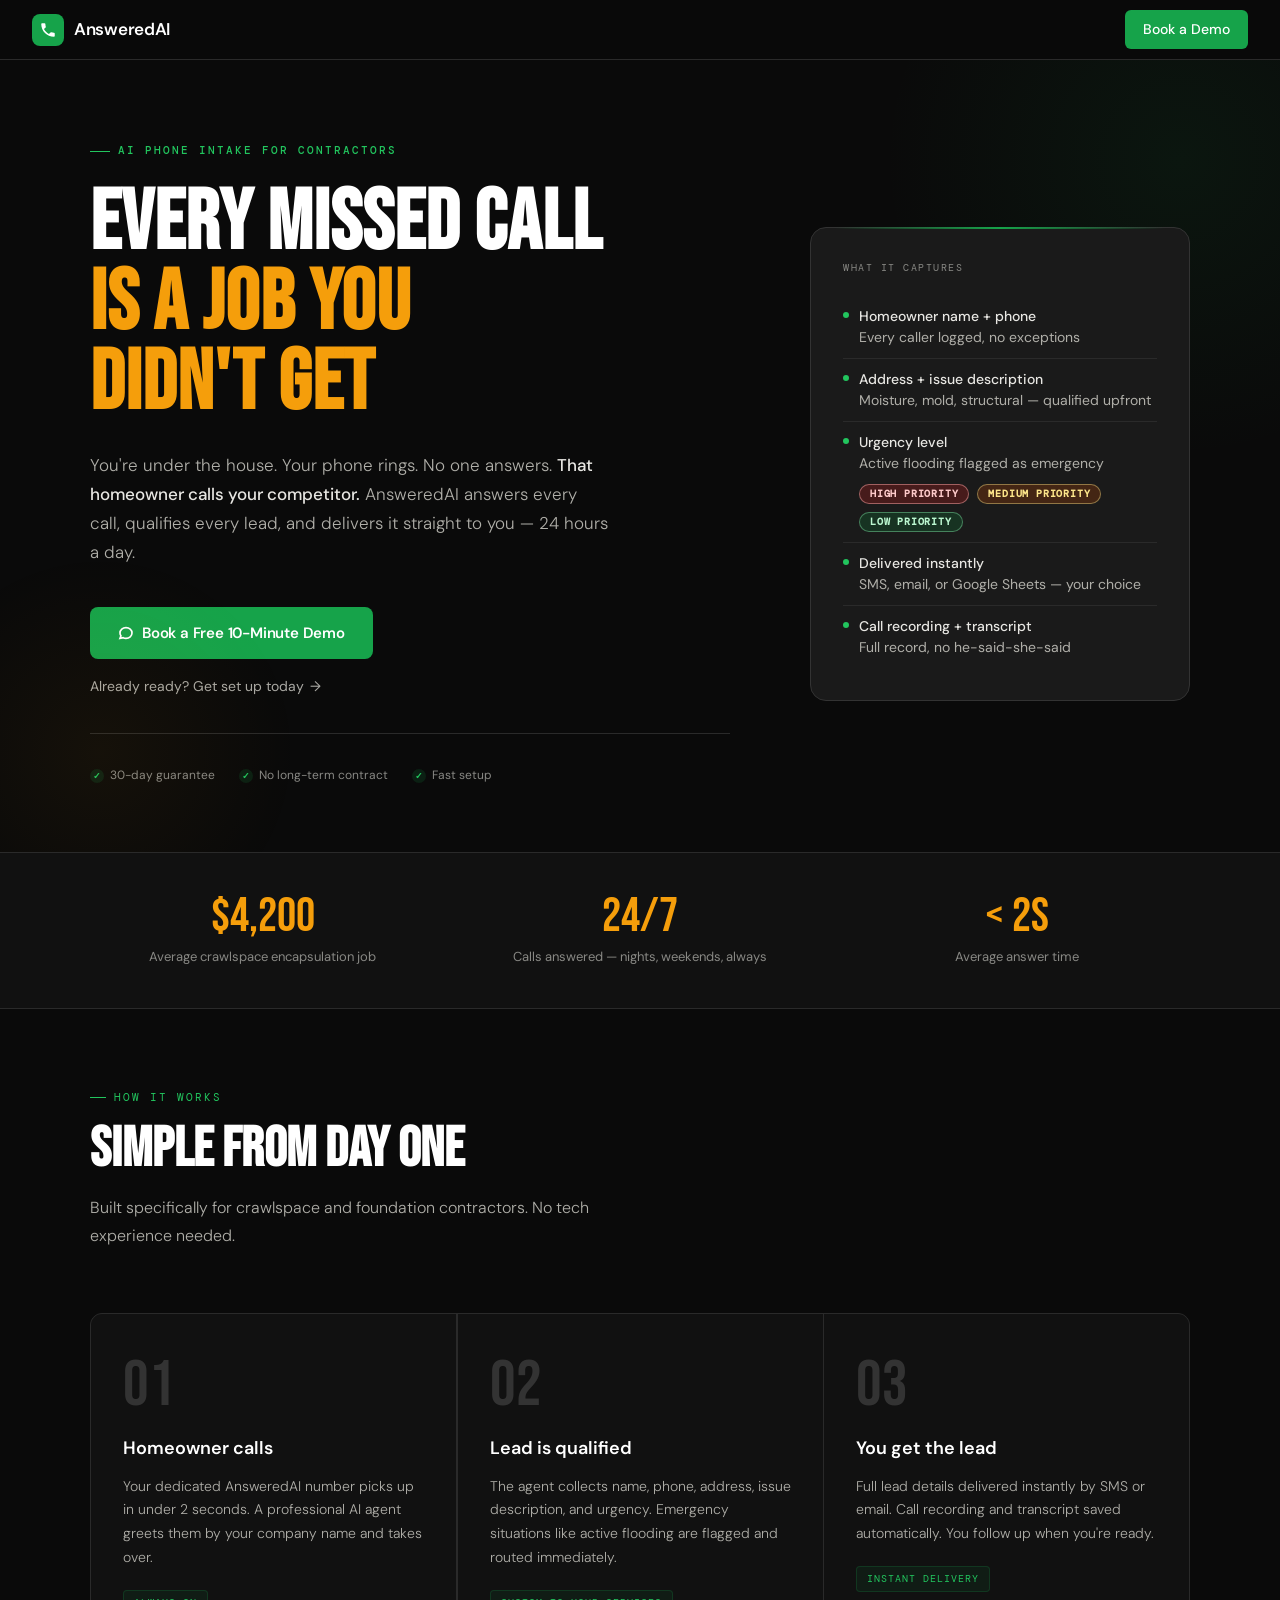
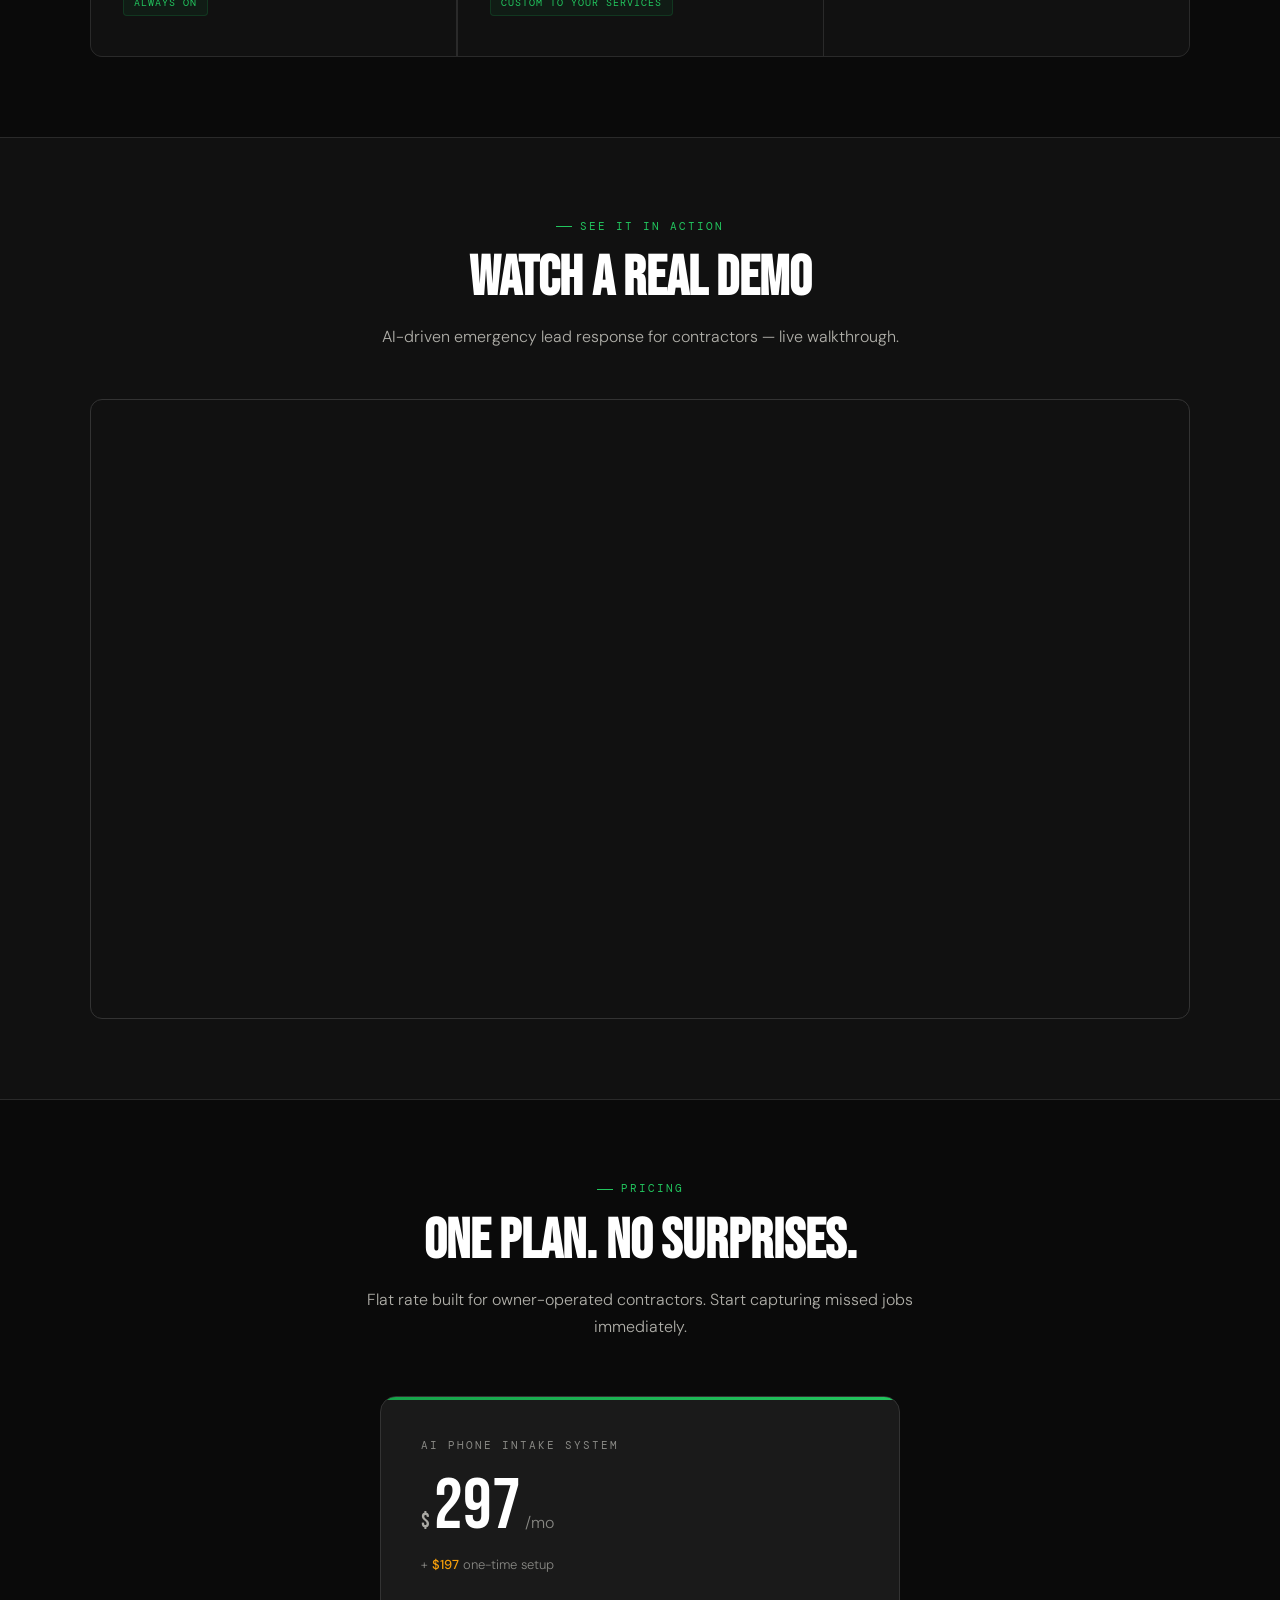
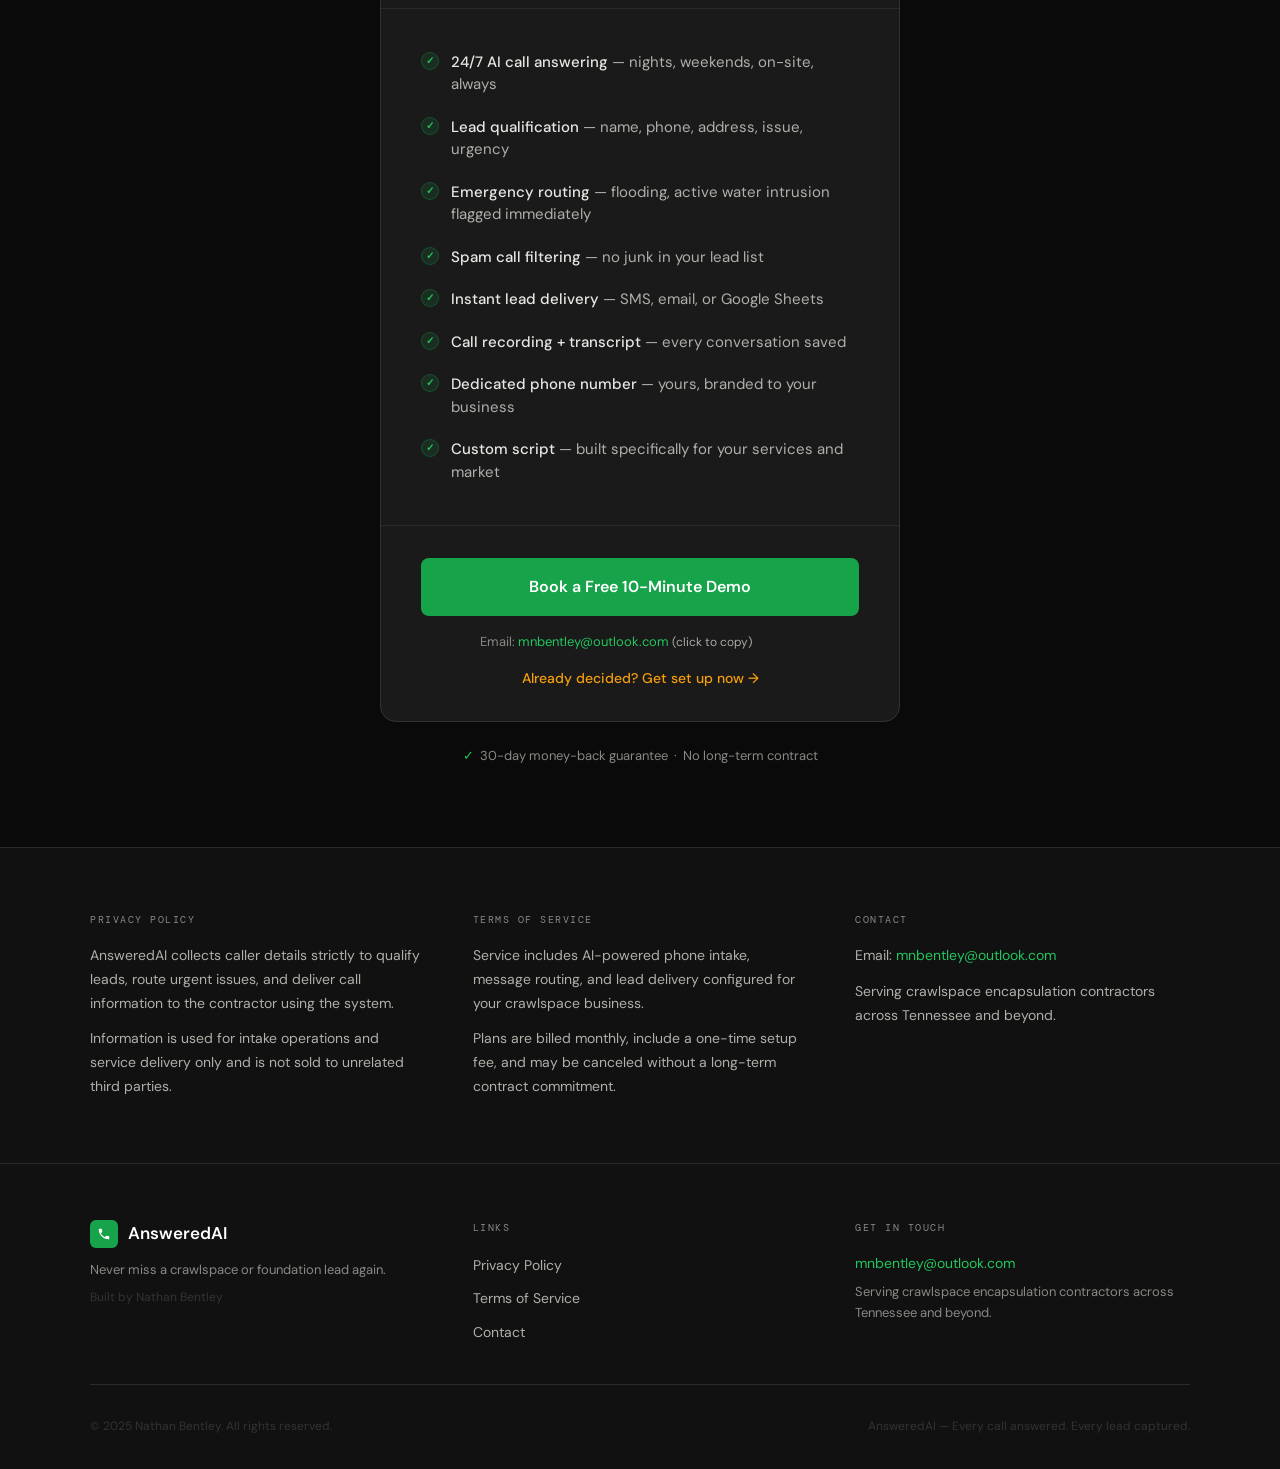
<file: phone-intake-landing/index.html>
<!DOCTYPE html>
<html lang="en">
<head>
<meta charset="UTF-8">
<meta name="viewport" content="width=device-width, initial-scale=1.0">
  <meta name="description" content="AnsweredAI answers every call, qualifies every lead, and delivers opportunities instantly for crawlspace encapsulation contractors in Tennessee." />
  <meta property="og:type" content="website" />
  <meta property="og:title" content="AnsweredAI | AI Phone Intake for Crawlspace Contractors" />
  <meta property="og:description" content="Every call answered. Every lead captured. Built for owner-operated crawlspace encapsulation contractors in Tennessee." />
  <meta property="og:image" content="https://yourdomain.com/social-preview.png" />
  <meta property="og:url" content="https://yourdomain.com" />
  <meta name="twitter:card" content="summary_large_image" />
  <meta name="twitter:title" content="AnsweredAI | AI Phone Intake for Crawlspace Contractors" />
  <meta name="twitter:description" content="Every call answered. Every lead captured for crawlspace encapsulation contractors in Tennessee and beyond." />
  <meta name="twitter:image" content="https://yourdomain.com/social-preview.png" />
  <title>AnsweredAI | Every call answered. Every lead captured.</title>
  <link rel="preconnect" href="https://fonts.googleapis.com">
  <link rel="preconnect" href="https://fonts.gstatic.com" crossorigin>
  <link href="https://fonts.googleapis.com/css2?family=Bebas+Neue&family=DM+Sans:wght@300;400;500;600&family=DM+Mono:wght@400;500&display=swap" rel="stylesheet">
  <link rel="icon" type="image/png" href="favicon.png" />
<style>
  *, *::before, *::after { box-sizing: border-box; margin: 0; padding: 0; }

  :root {
    --black: #0a0a0a;
    --off-black: #111111;
    --dark: #1a1a1a;
    --dark-mid: #222222;
    --border: #2a2a2a;
    --border-light: #333333;
    --amber: #f59e0b;
    --amber-light: #fcd34d;
    --amber-dark: #b45309;
    --green: #16a34a;
    --green-light: #22c55e;
    --green-bright: #4ade80;
    --white: #ffffff;
    --off-white: #f5f4f0;
    --muted: #888884;
    --muted-light: #aaa9a4;
    --text: #e8e7e3;
    --text-secondary: #b0afa9;
  }

  html { scroll-behavior: smooth; }

  body {
    font-family: 'DM Sans', sans-serif;
    background: var(--black);
    color: var(--text);
    line-height: 1.6;
    -webkit-font-smoothing: antialiased;
  }

  /* NAV */
  nav {
    position: sticky;
    top: 0;
    z-index: 100;
    background: rgba(10,10,10,0.92);
    backdrop-filter: blur(12px);
    border-bottom: 1px solid var(--border);
    padding: 0 2rem;
    height: 60px;
    display: flex;
    align-items: center;
    justify-content: space-between;
  }

  .nav-brand {
    display: flex;
    align-items: center;
    gap: 10px;
    text-decoration: none;
  }

  .nav-logo {
    width: 32px;
    height: 32px;
    background: var(--green);
    border-radius: 8px;
    display: flex;
    align-items: center;
    justify-content: center;
  }

  .nav-logo svg {
    width: 18px;
    height: 18px;
    fill: white;
  }

  .nav-brand-name {
    font-family: 'DM Sans', sans-serif;
    font-weight: 600;
    font-size: 17px;
    color: var(--white);
    letter-spacing: -0.3px;
  }

  .nav-cta {
    background: var(--green);
    color: white;
    text-decoration: none;
    font-size: 14px;
    font-weight: 500;
    padding: 8px 18px;
    border-radius: 6px;
    transition: background 0.15s;
  }

  .nav-cta:hover { background: var(--green-light); }

  /* HERO */
  .hero {
    min-height: 88vh;
    display: flex;
    align-items: center;
    padding: 5rem 2rem 4rem;
    position: relative;
    overflow: hidden;
  }

  .hero::before {
    content: '';
    position: absolute;
    top: -200px;
    right: -200px;
    width: 600px;
    height: 600px;
    background: radial-gradient(circle, rgba(22,163,74,0.08) 0%, transparent 70%);
    pointer-events: none;
  }

  .hero::after {
    content: '';
    position: absolute;
    bottom: -100px;
    left: -100px;
    width: 400px;
    height: 400px;
    background: radial-gradient(circle, rgba(245,158,11,0.05) 0%, transparent 70%);
    pointer-events: none;
  }

  .hero-inner {
    max-width: 1100px;
    margin: 0 auto;
    width: 100%;
    display: grid;
    grid-template-columns: 1fr 380px;
    gap: 5rem;
    align-items: center;
  }

  .hero-eyebrow {
    font-family: 'DM Mono', monospace;
    font-size: 11px;
    font-weight: 500;
    letter-spacing: 2px;
    text-transform: uppercase;
    color: var(--green-light);
    margin-bottom: 1.5rem;
    display: flex;
    align-items: center;
    gap: 8px;
  }

  .hero-eyebrow::before {
    content: '';
    display: inline-block;
    width: 20px;
    height: 1px;
    background: var(--green-light);
  }

  .hero-headline {
    font-family: 'Bebas Neue', sans-serif;
    font-size: clamp(52px, 7vw, 84px);
    line-height: 0.95;
    letter-spacing: 1px;
    color: var(--white);
    margin-bottom: 1.75rem;
  }

  .hero-headline .accent {
    color: var(--amber);
    display: block;
  }

  .hero-sub {
    font-size: 17px;
    font-weight: 300;
    color: var(--text-secondary);
    line-height: 1.7;
    max-width: 520px;
    margin-bottom: 2.5rem;
  }

  .hero-sub strong {
    color: var(--text);
    font-weight: 500;
  }

  .hero-cta-group {
    display: flex;
    flex-direction: column;
    gap: 12px;
    align-items: flex-start;
  }

  .btn-primary {
    display: inline-flex;
    align-items: center;
    gap: 8px;
    background: var(--green);
    color: white;
    text-decoration: none;
    font-size: 15px;
    font-weight: 600;
    padding: 14px 28px;
    border-radius: 8px;
    transition: all 0.15s;
    letter-spacing: -0.2px;
  }

  .btn-primary:hover {
    background: var(--green-light);
    transform: translateY(-1px);
  }

  .btn-primary svg {
    width: 16px;
    height: 16px;
  }

  .btn-secondary {
    display: inline-flex;
    align-items: center;
    gap: 6px;
    color: var(--muted-light);
    text-decoration: none;
    font-size: 14px;
    font-weight: 400;
    transition: color 0.15s;
    padding: 4px 0;
  }

  .btn-secondary:hover { color: var(--text); }

  .btn-secondary::after {
    content: '→';
    font-size: 14px;
    transition: transform 0.15s;
  }

  .btn-secondary:hover::after { transform: translateX(3px); }

  .hero-trust {
    display: flex;
    align-items: center;
    gap: 1.5rem;
    margin-top: 2rem;
    padding-top: 2rem;
    border-top: 1px solid var(--border);
  }

  .trust-item {
    display: flex;
    align-items: center;
    gap: 6px;
    font-size: 12px;
    color: var(--muted);
  }

  .trust-check {
    width: 14px;
    height: 14px;
    background: rgba(22,163,74,0.15);
    border-radius: 50%;
    display: flex;
    align-items: center;
    justify-content: center;
    flex-shrink: 0;
  }

  .trust-check::after {
    content: '✓';
    font-size: 9px;
    color: var(--green-light);
    font-weight: 700;
  }

  /* HERO CARD */
  .hero-card {
    background: var(--dark);
    border: 1px solid var(--border-light);
    border-radius: 16px;
    padding: 2rem;
    position: relative;
  }

  .hero-card::before {
    content: '';
    position: absolute;
    top: -1px;
    left: 24px;
    right: 24px;
    height: 2px;
    background: linear-gradient(90deg, transparent, var(--green), transparent);
  }

  .card-label {
    font-family: 'DM Mono', monospace;
    font-size: 10px;
    letter-spacing: 1.5px;
    text-transform: uppercase;
    color: var(--muted);
    margin-bottom: 1.25rem;
  }

  .card-feature {
    display: flex;
    align-items: flex-start;
    gap: 10px;
    padding: 10px 0;
    border-bottom: 1px solid var(--border);
  }

  .card-feature:last-child { border-bottom: none; }

  .card-feature-dot {
    width: 6px;
    height: 6px;
    border-radius: 50%;
    background: var(--green-light);
    margin-top: 6px;
    flex-shrink: 0;
  }

  .card-feature-text {
    font-size: 14px;
    color: var(--text-secondary);
    line-height: 1.5;
  }

  .card-feature-text strong {
    color: var(--text);
    font-weight: 500;
    display: block;
    font-size: 14px;
  }

  .priority-badge-row {
    display: flex;
    flex-wrap: wrap;
    gap: 8px;
    margin-top: 10px;
  }

  .priority-high,
  .priority-medium,
  .priority-low {
    display: inline-flex;
    align-items: center;
    padding: 4px 10px;
    border-radius: 999px;
    border: 1px solid;
    font-family: 'DM Mono', monospace;
    font-size: 10px;
    font-weight: 700;
    letter-spacing: 0.8px;
    line-height: 1;
    text-transform: uppercase;
  }

  .priority-high {
    background: rgba(127, 29, 29, 0.45);
    border-color: rgba(252, 165, 165, 0.5);
    color: #fecaca;
  }

  .priority-medium {
    background: rgba(120, 53, 15, 0.45);
    border-color: rgba(253, 230, 138, 0.42);
    color: #fde68a;
  }

  .priority-low {
    background: rgba(20, 83, 45, 0.45);
    border-color: rgba(134, 239, 172, 0.42);
    color: #bbf7d0;
  }

  /* STATS BAR */
  .stats-bar {
    background: var(--off-black);
    border-top: 1px solid var(--border);
    border-bottom: 1px solid var(--border);
    padding: 2.5rem 2rem;
  }

  .stats-inner {
    max-width: 1100px;
    margin: 0 auto;
    display: grid;
    grid-template-columns: repeat(3, 1fr);
    gap: 2rem;
    text-align: center;
  }

  .stat-number {
    font-family: 'Bebas Neue', sans-serif;
    font-size: 48px;
    color: var(--amber);
    line-height: 1;
    margin-bottom: 6px;
  }

  .stat-label {
    font-size: 13px;
    color: var(--muted);
    font-weight: 400;
  }

  /* SECTION SHARED */
  section {
    padding: 5rem 2rem;
  }

  .section-inner {
    max-width: 1100px;
    margin: 0 auto;
  }

  .section-eyebrow {
    font-family: 'DM Mono', monospace;
    font-size: 11px;
    letter-spacing: 2px;
    text-transform: uppercase;
    color: var(--green-light);
    margin-bottom: 1rem;
    display: flex;
    align-items: center;
    gap: 8px;
  }

  .section-eyebrow::before {
    content: '';
    display: inline-block;
    width: 16px;
    height: 1px;
    background: var(--green-light);
  }

  .section-title {
    font-family: 'Bebas Neue', sans-serif;
    font-size: clamp(36px, 5vw, 56px);
    line-height: 1;
    color: var(--white);
    margin-bottom: 1rem;
  }

  .section-sub {
    font-size: 16px;
    color: var(--text-secondary);
    max-width: 560px;
    font-weight: 300;
    line-height: 1.7;
  }

  /* HOW IT WORKS */
  .how-grid {
    display: grid;
    grid-template-columns: repeat(3, 1fr);
    gap: 1.5px;
    margin-top: 4rem;
    background: var(--border);
    border: 1px solid var(--border);
    border-radius: 12px;
    overflow: hidden;
  }

  .how-step {
    background: var(--off-black);
    padding: 2.5rem 2rem;
    position: relative;
  }

  .step-number {
    font-family: 'Bebas Neue', sans-serif;
    font-size: 64px;
    color: var(--border-light);
    line-height: 1;
    margin-bottom: 1rem;
    display: block;
  }

  .step-title {
    font-family: 'DM Sans', sans-serif;
    font-size: 18px;
    font-weight: 600;
    color: var(--white);
    margin-bottom: 0.75rem;
  }

  .step-body {
    font-size: 14px;
    color: var(--text-secondary);
    line-height: 1.7;
    font-weight: 300;
  }

  .step-tag {
    display: inline-block;
    margin-top: 1.25rem;
    font-family: 'DM Mono', monospace;
    font-size: 10px;
    letter-spacing: 1px;
    text-transform: uppercase;
    color: var(--green-light);
    background: rgba(22,163,74,0.08);
    border: 1px solid rgba(22,163,74,0.2);
    padding: 4px 10px;
    border-radius: 4px;
  }

  /* VIDEO */
  .video-section {
    background: var(--off-black);
    border-top: 1px solid var(--border);
    border-bottom: 1px solid var(--border);
  }

  .video-header {
    text-align: center;
    margin-bottom: 3rem;
  }

  .video-wrapper {
    position: relative;
    padding-bottom: 56.25%;
    height: 0;
    min-height: 300px;
    border-radius: 12px;
    overflow: hidden;
    border: 1px solid var(--border-light);
  }

  .video-wrapper iframe {
    position: absolute;
    top: 0; left: 0;
    width: 100%; height: 100%;
  }

  /* PRICING */
  .pricing-section {
    background: var(--black);
  }

  .pricing-header {
    text-align: center;
    margin-bottom: 3.5rem;
  }

  .pricing-card {
    max-width: 520px;
    margin: 0 auto;
    background: var(--dark);
    border: 1px solid var(--border-light);
    border-radius: 16px;
    overflow: hidden;
    position: relative;
  }

  .pricing-card::before {
    content: '';
    position: absolute;
    top: 0;
    left: 0;
    right: 0;
    height: 3px;
    background: linear-gradient(90deg, var(--green), var(--green-light));
  }

  .pricing-card-header {
    padding: 2.5rem 2.5rem 2rem;
    border-bottom: 1px solid var(--border);
  }

  .pricing-plan-name {
    font-family: 'DM Mono', monospace;
    font-size: 11px;
    letter-spacing: 2px;
    text-transform: uppercase;
    color: var(--muted);
    margin-bottom: 1rem;
  }

  .pricing-price {
    display: flex;
    align-items: baseline;
    gap: 4px;
    margin-bottom: 6px;
  }

  .price-dollar {
    font-family: 'Bebas Neue', sans-serif;
    font-size: 22px;
    color: var(--muted-light);
    margin-bottom: 10px;
  }

  .price-amount {
    font-family: 'Bebas Neue', sans-serif;
    font-size: 72px;
    color: var(--white);
    line-height: 1;
  }

  .price-period {
    font-size: 16px;
    color: var(--muted);
    font-weight: 300;
  }

  .price-setup {
    font-size: 13px;
    color: var(--muted);
    font-weight: 300;
  }

  .price-setup span {
    color: var(--amber);
    font-weight: 500;
  }

  .pricing-features {
    padding: 2rem 2.5rem;
    border-bottom: 1px solid var(--border);
  }

  .pricing-feature {
    display: flex;
    align-items: flex-start;
    gap: 12px;
    padding: 10px 0;
  }

  .feature-check {
    width: 18px;
    height: 18px;
    border-radius: 50%;
    background: rgba(22,163,74,0.15);
    border: 1px solid rgba(22,163,74,0.3);
    display: flex;
    align-items: center;
    justify-content: center;
    flex-shrink: 0;
    margin-top: 1px;
  }

  .feature-check::after {
    content: '✓';
    font-size: 10px;
    color: var(--green-light);
    font-weight: 700;
  }

  .feature-text {
    font-size: 15px;
    color: var(--text-secondary);
    line-height: 1.5;
  }

  .feature-text strong {
    color: var(--text);
    font-weight: 500;
  }

  .pricing-cta {
    padding: 2rem 2.5rem;
    text-align: center;
  }

  .btn-pricing {
    display: block;
    width: 100%;
    background: var(--green);
    color: white;
    text-decoration: none;
    font-size: 16px;
    font-weight: 600;
    padding: 16px;
    border-radius: 8px;
    text-align: center;
    transition: all 0.15s;
    margin-bottom: 16px;
  }

  .btn-pricing:hover {
    background: var(--green-light);
    transform: translateY(-1px);
  }

  .pricing-demo-note {
    font-size: 13px;
    color: var(--muted);
  }

  .pricing-demo-note a {
    color: var(--green-light);
    text-decoration: none;
  }

  .pricing-demo-note a:hover {
    text-decoration: underline;
  }

  .copy-email-hint {
    color: var(--muted-light);
    font-size: 0.92em;
  }

  .copy-email {
    cursor: pointer;
  }

  .copy-toast {
    display: inline-block;
    margin-left: 6px;
    font-size: 11px;
    color: var(--green-light);
    opacity: 0;
    transition: opacity 0.3s;
    font-family: 'DM Mono', monospace;
  }
  .copy-toast.show { opacity: 1; }

  .pricing-guarantee {
    text-align: center;
    margin-top: 1.5rem;
    font-size: 13px;
    color: var(--muted);
    display: flex;
    align-items: center;
    justify-content: center;
    gap: 6px;
  }

  .pricing-secondary-cta {
    display: block;
    text-align: center;
    margin-top: 14px;
    font-size: 14px;
    color: var(--amber);
    text-decoration: none;
    transition: color 0.15s;
    font-weight: 500;
  }

  .pricing-secondary-cta:hover { color: var(--amber-light); }

  /* FOOTER */
  footer {
    background: var(--off-black);
    border-top: 1px solid var(--border);
    padding: 3.5rem 2rem 2rem;
  }

  .footer-inner {
    max-width: 1100px;
    margin: 0 auto;
  }

  .footer-top {
    display: grid;
    grid-template-columns: 1fr 1fr 1fr;
    gap: 3rem;
    padding-bottom: 2.5rem;
    border-bottom: 1px solid var(--border);
    margin-bottom: 2rem;
  }

  .footer-brand-name {
    font-family: 'DM Sans', sans-serif;
    font-weight: 600;
    font-size: 17px;
    color: var(--white);
    display: flex;
    align-items: center;
    gap: 10px;
    margin-bottom: 0.75rem;
  }

  .footer-logo {
    width: 28px;
    height: 28px;
    background: var(--green);
    border-radius: 6px;
    display: flex;
    align-items: center;
    justify-content: center;
    flex-shrink: 0;
  }

  .footer-logo svg {
    width: 14px;
    height: 14px;
    fill: white;
  }

  .footer-tagline {
    font-size: 13px;
    color: var(--muted);
    line-height: 1.6;
    margin-bottom: 0.5rem;
  }

  .footer-built-by {
    font-size: 12px;
    color: var(--border-light);
  }

  .footer-nav-title {
    font-family: 'DM Mono', monospace;
    font-size: 10px;
    letter-spacing: 1.5px;
    text-transform: uppercase;
    color: var(--muted);
    margin-bottom: 1rem;
  }

  .footer-links {
    list-style: none;
    display: flex;
    flex-direction: column;
    gap: 8px;
  }

  .footer-links a {
    color: var(--text-secondary);
    text-decoration: none;
    font-size: 14px;
    transition: color 0.15s;
  }

  .footer-links a:hover { color: var(--white); }

  .footer-contact-title {
    font-family: 'DM Mono', monospace;
    font-size: 10px;
    letter-spacing: 1.5px;
    text-transform: uppercase;
    color: var(--muted);
    margin-bottom: 1rem;
  }

  .footer-contact-email {
    color: var(--green-light);
    text-decoration: none;
    font-size: 14px;
    display: inline-block;
  }

  .footer-contact-email:hover { text-decoration: underline; }

  .footer-contact-row {
    display: flex;
    align-items: center;
    flex-wrap: wrap;
    gap: 0;
    margin-bottom: 8px;
  }

  .footer-contact-row .copy-toast {
    margin-left: 8px;
  }

  .footer-contact-service {
    font-size: 13px;
    color: var(--muted);
    line-height: 1.6;
  }

  .footer-bottom {
    display: flex;
    align-items: center;
    justify-content: space-between;
    font-size: 12px;
    color: var(--border-light);
  }

  /* RESPONSIVE */
  @media (max-width: 900px) {
    .hero-inner {
      grid-template-columns: 1fr;
      gap: 3rem;
    }

    .hero-card { display: none; }

    .how-grid {
      grid-template-columns: 1fr;
    }

    .stats-inner {
      grid-template-columns: repeat(3, 1fr);
      gap: 1rem;
    }

    .stat-number { font-size: 36px; }

    .footer-top {
      grid-template-columns: 1fr;
      gap: 2rem;
    }
  }

  @media (max-width: 600px) {
    nav { padding: 0 1rem; }
    .hero { padding: 3rem 1rem; }
    section { padding: 3.5rem 1rem; }
    .stats-inner { grid-template-columns: 1fr; text-align: left; }
    .hero-trust { flex-direction: column; align-items: flex-start; gap: 0.75rem; }
    .footer-bottom { flex-direction: column; gap: 0.5rem; text-align: center; }
  }

  /* ANIMATIONS */
  @keyframes fadeUp {
    from { opacity: 0; transform: translateY(20px); }
    to { opacity: 1; transform: translateY(0); }
  }

  .hero-eyebrow { animation: fadeUp 0.5s ease both; }
  .hero-headline { animation: fadeUp 0.5s ease 0.1s both; }
  .hero-sub { animation: fadeUp 0.5s ease 0.2s both; }
  .hero-cta-group { animation: fadeUp 0.5s ease 0.3s both; }
  .hero-trust { animation: fadeUp 0.5s ease 0.4s both; }
  .hero-card { animation: fadeUp 0.5s ease 0.2s both; }
</style>
</head>
<body>

<a class="skip-link" href="#main" style="position:absolute;left:-9999px;top:0;background:var(--green);color:white;padding:8px 16px;z-index:9999;border-radius:0 0 6px 0;font-size:14px;">Skip to content</a>

<!-- NAV -->
<nav>
  <a href="#" class="nav-brand">
    <div class="nav-logo">
      <svg viewBox="0 0 24 24" xmlns="http://www.w3.org/2000/svg"><path d="M6.62 10.79c1.44 2.83 3.76 5.14 6.59 6.59l2.2-2.2c.27-.27.67-.36 1.02-.24 1.12.37 2.33.57 3.57.57.55 0 1 .45 1 1V20c0 .55-.45 1-1 1-9.39 0-17-7.61-17-17 0-.55.45-1 1-1h3.5c.55 0 1 .45 1 1 0 1.25.2 2.45.57 3.57.11.35.03.74-.25 1.02l-2.2 2.2z"/></svg>
    </div>
    <span class="nav-brand-name">AnsweredAI</span>
  </a>
  <a href="mailto:mnbentley@outlook.com?subject=Demo Request - AnsweredAI" class="nav-cta">Book a Demo</a>
</nav>

<!-- HERO -->
<main id="main">
<section class="hero">
  <div class="hero-inner">
    <div class="hero-content">
      <p class="hero-eyebrow">AI Phone Intake for Contractors</p>
      <h1 class="hero-headline">
        Every Missed Call<br>
        <span class="accent">Is a Job You<br>Didn't Get</span>
      </h1>
      <p class="hero-sub">
        You're under the house. Your phone rings. No one answers. <strong>That homeowner calls your competitor.</strong>
        AnsweredAI answers every call, qualifies every lead, and delivers it straight to you — 24 hours a day.
      </p>
      <div class="hero-cta-group">
        <a href="mailto:mnbentley@outlook.com?subject=Demo Request - AnsweredAI" class="btn-primary">
          <svg viewBox="0 0 24 24" fill="none" stroke="currentColor" stroke-width="2.5"><path d="M8 12h.01M12 12h.01M16 12h.01M21 12c0 4.418-4.03 8-9 8a9.863 9.863 0 01-4.255-.949L3 20l1.395-3.72C3.512 15.042 3 13.574 3 12c0-4.418 4.03-8 9-8s9 3.582 9 8z"/></svg>
          Book a Free 10-Minute Demo
        </a>
        <a href="https://buy.stripe.com/eVq7sKauSaXr9Ei1E37kc06" target="_blank" rel="noopener" class="btn-secondary">Already ready? Get set up today</a>
      </div>
      <div class="hero-trust">
        <div class="trust-item">
          <div class="trust-check"></div>
          30-day guarantee
        </div>
        <div class="trust-item">
          <div class="trust-check"></div>
          No long-term contract
        </div>
        <div class="trust-item">
          <div class="trust-check"></div>
          Fast setup
        </div>
      </div>
    </div>
    <div class="hero-card">
      <p class="card-label">What it captures</p>
      <div class="card-feature">
        <div class="card-feature-dot"></div>
        <div class="card-feature-text">
          <strong>Homeowner name + phone</strong>
          Every caller logged, no exceptions
        </div>
      </div>
      <div class="card-feature">
        <div class="card-feature-dot"></div>
        <div class="card-feature-text">
          <strong>Address + issue description</strong>
          Moisture, mold, structural — qualified upfront
        </div>
      </div>
      <div class="card-feature">
        <div class="card-feature-dot"></div>
        <div class="card-feature-text">
          <strong>Urgency level</strong>
          Active flooding flagged as emergency
          <div class="priority-badge-row" aria-label="Priority examples">
            <span class="priority-high">High Priority</span>
            <span class="priority-medium">Medium Priority</span>
            <span class="priority-low">Low Priority</span>
          </div>
        </div>
      </div>
      <div class="card-feature">
        <div class="card-feature-dot"></div>
        <div class="card-feature-text">
          <strong>Delivered instantly</strong>
          SMS, email, or Google Sheets — your choice
        </div>
      </div>
      <div class="card-feature">
        <div class="card-feature-dot"></div>
        <div class="card-feature-text">
          <strong>Call recording + transcript</strong>
          Full record, no he-said-she-said
        </div>
      </div>
    </div>
  </div>
</section>

<!-- STATS BAR -->
<div class="stats-bar">
  <div class="stats-inner">
    <div>
      <div class="stat-number">$4,200</div>
      <div class="stat-label">Average crawlspace encapsulation job</div>
    </div>
    <div>
      <div class="stat-number">24/7</div>
      <div class="stat-label">Calls answered — nights, weekends, always</div>
    </div>
    <div>
      <div class="stat-number">&lt; 2s</div>
      <div class="stat-label">Average answer time</div>
    </div>
  </div>
</div>

<!-- HOW IT WORKS -->
<section>
  <div class="section-inner">
    <p class="section-eyebrow">How it works</p>
    <h2 class="section-title">Simple from day one</h2>
    <p class="section-sub">Built specifically for crawlspace and foundation contractors. No tech experience needed.</p>
    <div class="how-grid">
      <div class="how-step">
        <span class="step-number">01</span>
        <div class="step-title">Homeowner calls</div>
        <p class="step-body">Your dedicated AnsweredAI number picks up in under 2 seconds. A professional AI agent greets them by your company name and takes over.</p>
        <span class="step-tag">Always on</span>
      </div>
      <div class="how-step">
        <span class="step-number">02</span>
        <div class="step-title">Lead is qualified</div>
        <p class="step-body">The agent collects name, phone, address, issue description, and urgency. Emergency situations like active flooding are flagged and routed immediately.</p>
        <span class="step-tag">Custom to your services</span>
      </div>
      <div class="how-step">
        <span class="step-number">03</span>
        <div class="step-title">You get the lead</div>
        <p class="step-body">Full lead details delivered instantly by SMS or email. Call recording and transcript saved automatically. You follow up when you're ready.</p>
        <span class="step-tag">Instant delivery</span>
      </div>
    </div>
  </div>
</section>

<!-- VIDEO -->
<section class="video-section">
  <div class="section-inner">
    <div class="video-header">
      <p class="section-eyebrow" style="justify-content: center;">See it in action</p>
      <h2 class="section-title">Watch a real demo</h2>
      <p class="section-sub" style="margin: 0 auto; text-align: center;">AI-driven emergency lead response for contractors — live walkthrough.</p>
    </div>
    <div class="video-wrapper">
      <iframe
        src="https://www.loom.com/embed/12f3e330331041a691b1dd29a1fb21e3"
        frameborder="0"
        webkitallowfullscreen
        mozallowfullscreen
        allowfullscreen
        title="AnsweredAI Demo">
      </iframe>
    </div>
  </div>
</section>

<!-- PRICING -->
<section class="pricing-section" id="pricing">
  <div class="section-inner">
    <div class="pricing-header">
      <p class="section-eyebrow" style="justify-content: center;">Pricing</p>
      <h2 class="section-title">One plan. No surprises.</h2>
      <p class="section-sub" style="margin: 0 auto; text-align: center;">Flat rate built for owner-operated contractors. Start capturing missed jobs immediately.</p>
    </div>
    <div class="pricing-card">
      <div class="pricing-card-header">
        <p class="pricing-plan-name">AI Phone Intake System</p>
        <div class="pricing-price">
          <span class="price-dollar">$</span>
          <span class="price-amount">297</span>
          <span class="price-period">/mo</span>
        </div>
        <p class="price-setup">+ <span>$197</span> one-time setup</p>
      </div>
      <div class="pricing-features">
        <div class="pricing-feature">
          <div class="feature-check"></div>
          <span class="feature-text"><strong>24/7 AI call answering</strong> — nights, weekends, on-site, always</span>
        </div>
        <div class="pricing-feature">
          <div class="feature-check"></div>
          <span class="feature-text"><strong>Lead qualification</strong> — name, phone, address, issue, urgency</span>
        </div>
        <div class="pricing-feature">
          <div class="feature-check"></div>
          <span class="feature-text"><strong>Emergency routing</strong> — flooding, active water intrusion flagged immediately</span>
        </div>
        <div class="pricing-feature">
          <div class="feature-check"></div>
          <span class="feature-text"><strong>Spam call filtering</strong> — no junk in your lead list</span>
        </div>
        <div class="pricing-feature">
          <div class="feature-check"></div>
          <span class="feature-text"><strong>Instant lead delivery</strong> — SMS, email, or Google Sheets</span>
        </div>
        <div class="pricing-feature">
          <div class="feature-check"></div>
          <span class="feature-text"><strong>Call recording + transcript</strong> — every conversation saved</span>
        </div>
        <div class="pricing-feature">
          <div class="feature-check"></div>
          <span class="feature-text"><strong>Dedicated phone number</strong> — yours, branded to your business</span>
        </div>
        <div class="pricing-feature">
          <div class="feature-check"></div>
          <span class="feature-text"><strong>Custom script</strong> — built specifically for your services and market</span>
        </div>
      </div>
      <div class="pricing-cta">
        <a href="mailto:mnbentley@outlook.com?subject=Demo Request - AnsweredAI" class="btn-pricing">
          Book a Free 10-Minute Demo
        </a>
        <p class="pricing-demo-note">
          Email: <a href="#" class="copy-email" data-email="mnbentley@outlook.com">mnbentley@outlook.com</a> <span class="copy-email-hint">(click to copy)</span><span class="copy-toast" id="toast-pricing">copied</span>
        </p>
        <a href="https://buy.stripe.com/eVq7sKauSaXr9Ei1E37kc06" target="_blank" rel="noopener" class="pricing-secondary-cta">
          Already decided? Get set up now →
        </a>
      </div>
    </div>
    <p class="pricing-guarantee">
      <span style="color: var(--green-light);">✓</span>
      30-day money-back guarantee &nbsp;·&nbsp; No long-term contract
    </p>
  </div>
</section>

<!-- LEGAL / CONTACT -->
<section style="background: var(--off-black); border-top: 1px solid var(--border); padding: 4rem 2rem;">
  <div class="section-inner" style="display: grid; grid-template-columns: repeat(3, 1fr); gap: 3rem;">
    <article id="privacy">
      <p style="font-family: 'DM Mono', monospace; font-size: 10px; letter-spacing: 1.5px; text-transform: uppercase; color: var(--muted); margin-bottom: 1rem;">Privacy Policy</p>
      <p style="font-size: 14px; color: var(--text-secondary); line-height: 1.7; margin-bottom: 0.75rem;">AnsweredAI collects caller details strictly to qualify leads, route urgent issues, and deliver call information to the contractor using the system.</p>
      <p style="font-size: 14px; color: var(--text-secondary); line-height: 1.7;">Information is used for intake operations and service delivery only and is not sold to unrelated third parties.</p>
    </article>
    <article id="terms">
      <p style="font-family: 'DM Mono', monospace; font-size: 10px; letter-spacing: 1.5px; text-transform: uppercase; color: var(--muted); margin-bottom: 1rem;">Terms of Service</p>
      <p style="font-size: 14px; color: var(--text-secondary); line-height: 1.7; margin-bottom: 0.75rem;">Service includes AI-powered phone intake, message routing, and lead delivery configured for your crawlspace business.</p>
      <p style="font-size: 14px; color: var(--text-secondary); line-height: 1.7;">Plans are billed monthly, include a one-time setup fee, and may be canceled without a long-term contract commitment.</p>
    </article>
    <article id="contact">
      <p style="font-family: 'DM Mono', monospace; font-size: 10px; letter-spacing: 1.5px; text-transform: uppercase; color: var(--muted); margin-bottom: 1rem;">Contact</p>
      <p style="font-size: 14px; color: var(--text-secondary); line-height: 1.7; margin-bottom: 0.75rem;">Email: <a href="#" class="copy-email" data-email="mnbentley@outlook.com" style="color: var(--green-light); text-decoration: none;">mnbentley@outlook.com</a><span class="copy-toast">copied</span></p>
      <p style="font-size: 14px; color: var(--text-secondary); line-height: 1.7;">Serving crawlspace encapsulation contractors across Tennessee and beyond.</p>
    </article>
  </div>
</section>
</main>

<!-- FOOTER -->
<footer>
  <div class="footer-inner">
    <div class="footer-top">
      <div>
        <div class="footer-brand-name">
          <div class="footer-logo">
            <svg viewBox="0 0 24 24" xmlns="http://www.w3.org/2000/svg"><path d="M6.62 10.79c1.44 2.83 3.76 5.14 6.59 6.59l2.2-2.2c.27-.27.67-.36 1.02-.24 1.12.37 2.33.57 3.57.57.55 0 1 .45 1 1V20c0 .55-.45 1-1 1-9.39 0-17-7.61-17-17 0-.55.45-1 1-1h3.5c.55 0 1 .45 1 1 0 1.25.2 2.45.57 3.57.11.35.03.74-.25 1.02l-2.2 2.2z"/></svg>
          </div>
          AnsweredAI
        </div>
        <p class="footer-tagline">Never miss a crawlspace or foundation lead again.</p>
        <p class="footer-built-by">Built by Nathan Bentley</p>
      </div>
      <div>
        <p class="footer-nav-title">Links</p>
        <ul class="footer-links">
          <li><a href="#privacy">Privacy Policy</a></li>
          <li><a href="#terms">Terms of Service</a></li>
          <li><a href="#contact">Contact</a></li>
        </ul>
      </div>
      <div>
        <p class="footer-contact-title">Get in touch</p>
        <div class="footer-contact-row">
          <a href="#" class="footer-contact-email copy-email" data-email="mnbentley@outlook.com">mnbentley@outlook.com</a>
          <span class="copy-toast">copied</span>
        </div>
        <p class="footer-contact-service">Serving crawlspace encapsulation contractors across Tennessee and beyond.</p>
      </div>
    </div>
    <div class="footer-bottom">
      <span>© 2025 Nathan Bentley. All rights reserved.</span>
      <span>AnsweredAI — Every call answered. Every lead captured.</span>
    </div>
  </div>
</footer>

<script src="script.js"></script>
<script>
  function showCopyToast(el) {
    var toast = el.parentElement && el.parentElement.querySelector('.copy-toast');
    if (!toast) {
      toast = el.closest('.pricing-demo-note') && el.closest('.pricing-demo-note').querySelector('.copy-toast');
    }
    if (!toast) {
      toast = document.querySelector('.copy-toast');
    }
    if (toast) {
      toast.classList.add('show');
      setTimeout(function() {
        toast.classList.remove('show');
      }, 2000);
    }
  }

  function copyWithExecCommand(text) {
    var textarea = document.createElement('textarea');
    textarea.value = text;
    textarea.setAttribute('readonly', '');
    textarea.setAttribute('aria-hidden', 'true');
    textarea.style.position = 'fixed';
    textarea.style.top = '-9999px';
    textarea.style.left = '-9999px';

    document.body.appendChild(textarea);
    textarea.focus();
    textarea.select();

    var copied = false;

    try {
      copied = document.execCommand('copy');
    } catch (error) {
      copied = false;
    }

    document.body.removeChild(textarea);
    return copied;
  }

  function copyEmail(email) {
    if (navigator.clipboard && typeof navigator.clipboard.writeText === 'function') {
      return navigator.clipboard.writeText(email).then(function() {
        return true;
      }).catch(function() {
        return copyWithExecCommand(email);
      });
    }

    return Promise.resolve(copyWithExecCommand(email));
  }

  // Copy email to clipboard
  document.querySelectorAll('.copy-email').forEach(function(el) {
    el.addEventListener('click', function(e) {
      e.preventDefault();

      var email = this.getAttribute('data-email');

      copyEmail(email).then(function(copied) {
        if (copied) {
          showCopyToast(el);
          return;
        }

        window.location.href = 'mailto:' + email;
      });
    });
  });

  // Ensure all mailto buttons work as fallback
  document.querySelectorAll('.btn-pricing').forEach(function(el) {
    el.addEventListener('click', function(e) {
      var href = this.getAttribute('href');
      if (href && href.startsWith('mailto:')) {
        window.location.href = href;
      }
    });
  });
</script>
</body>
</html>
</file>
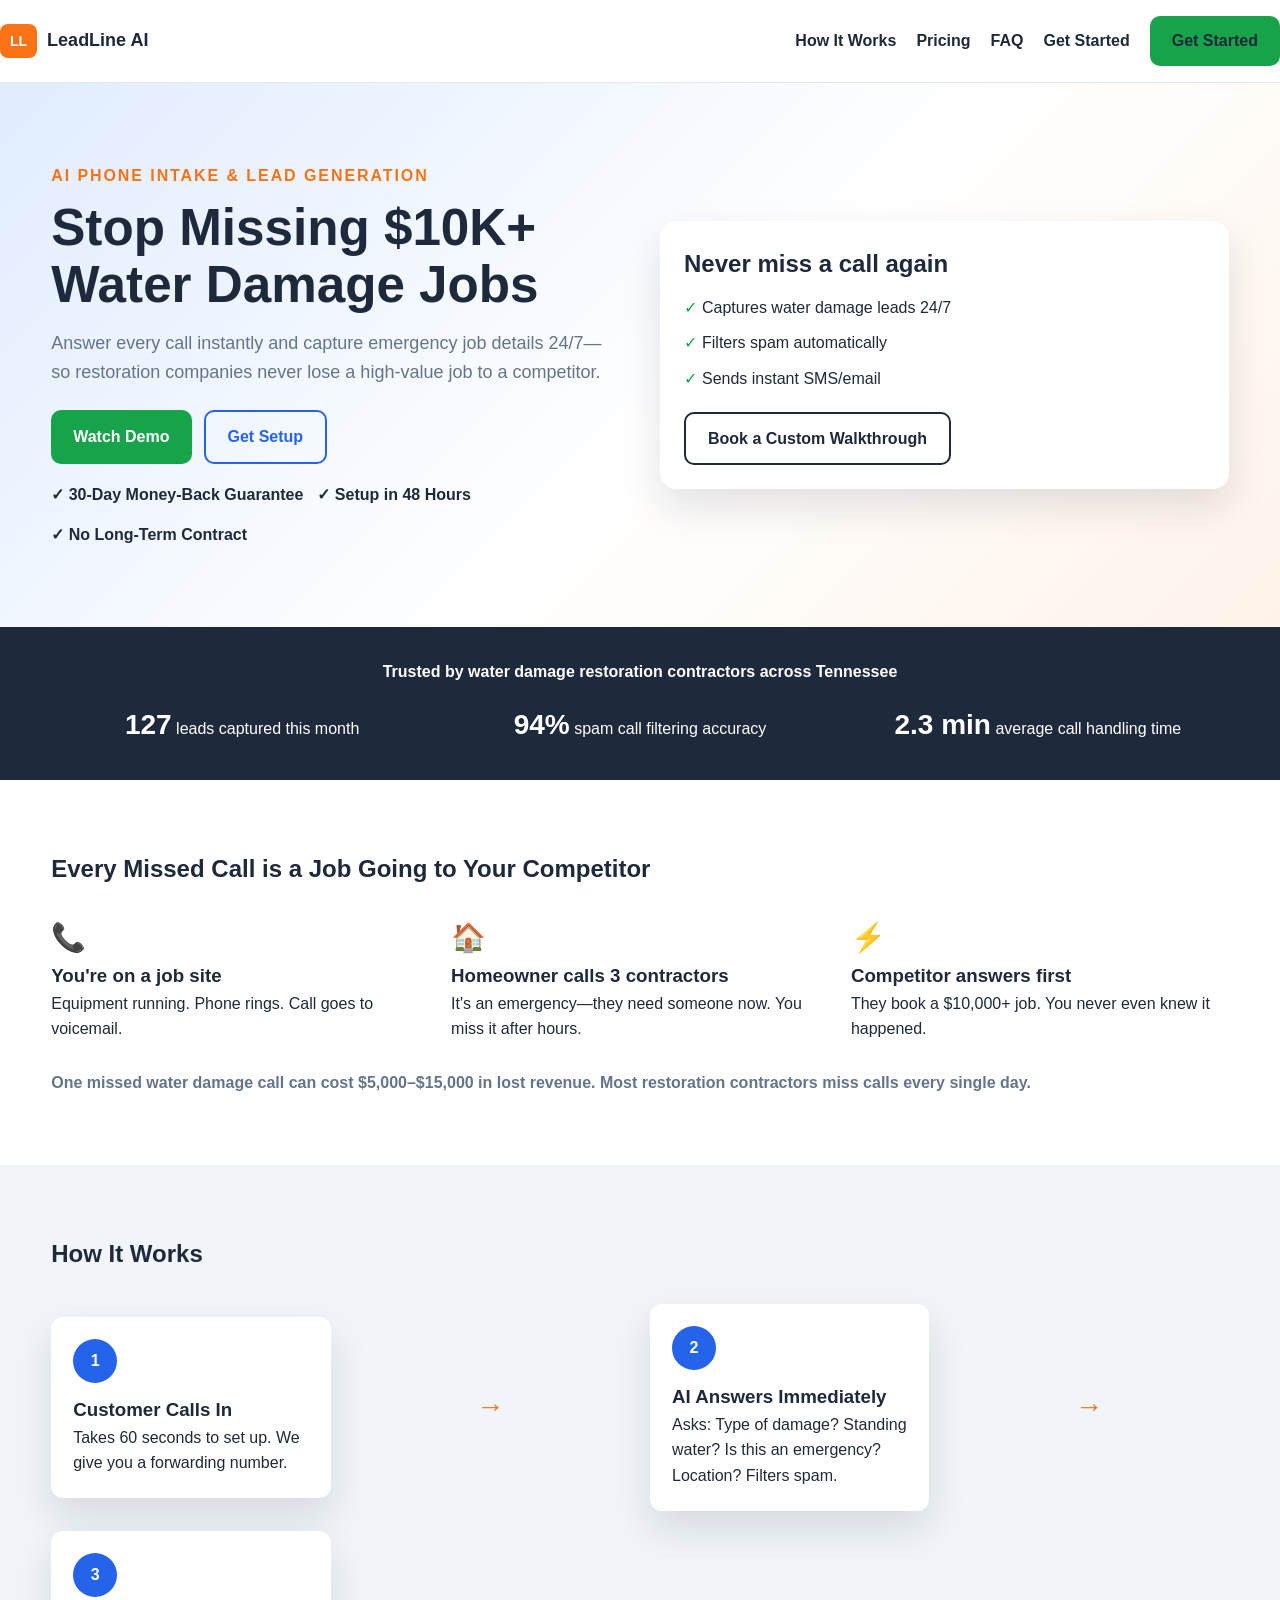
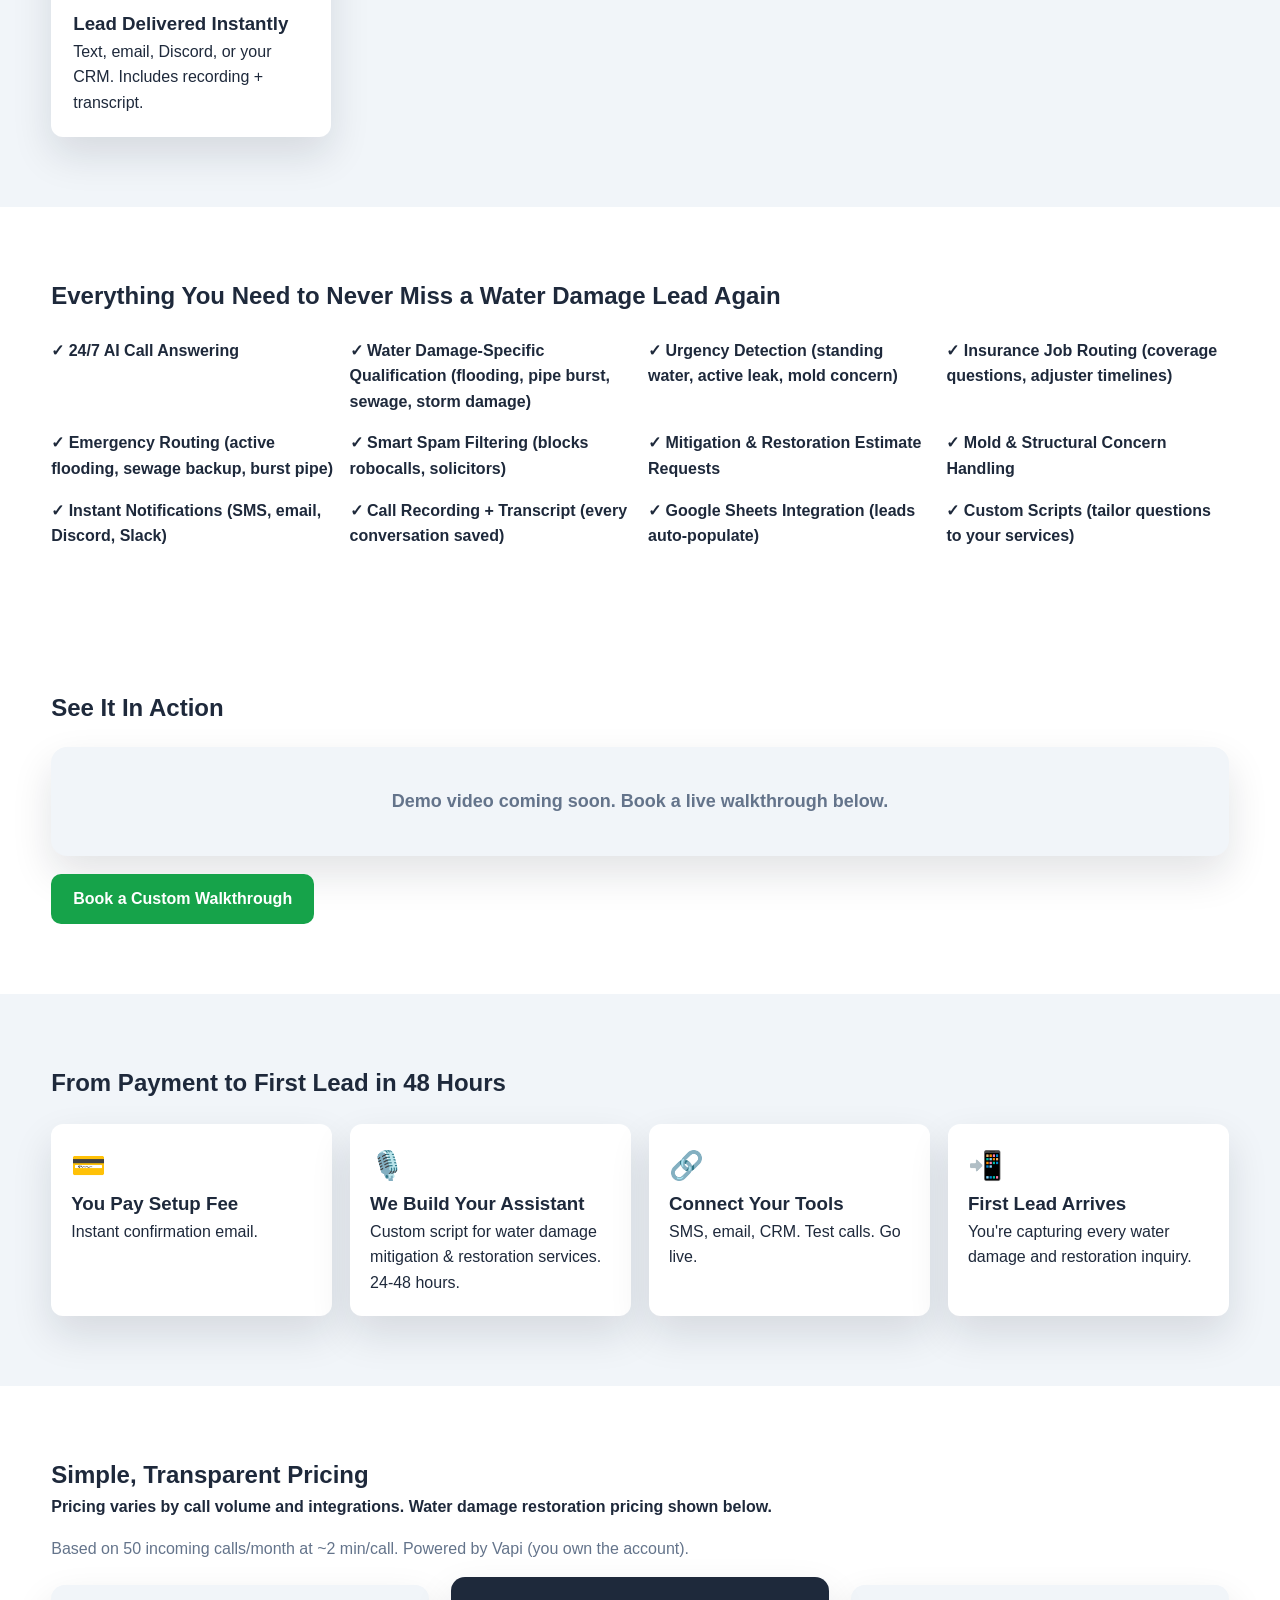
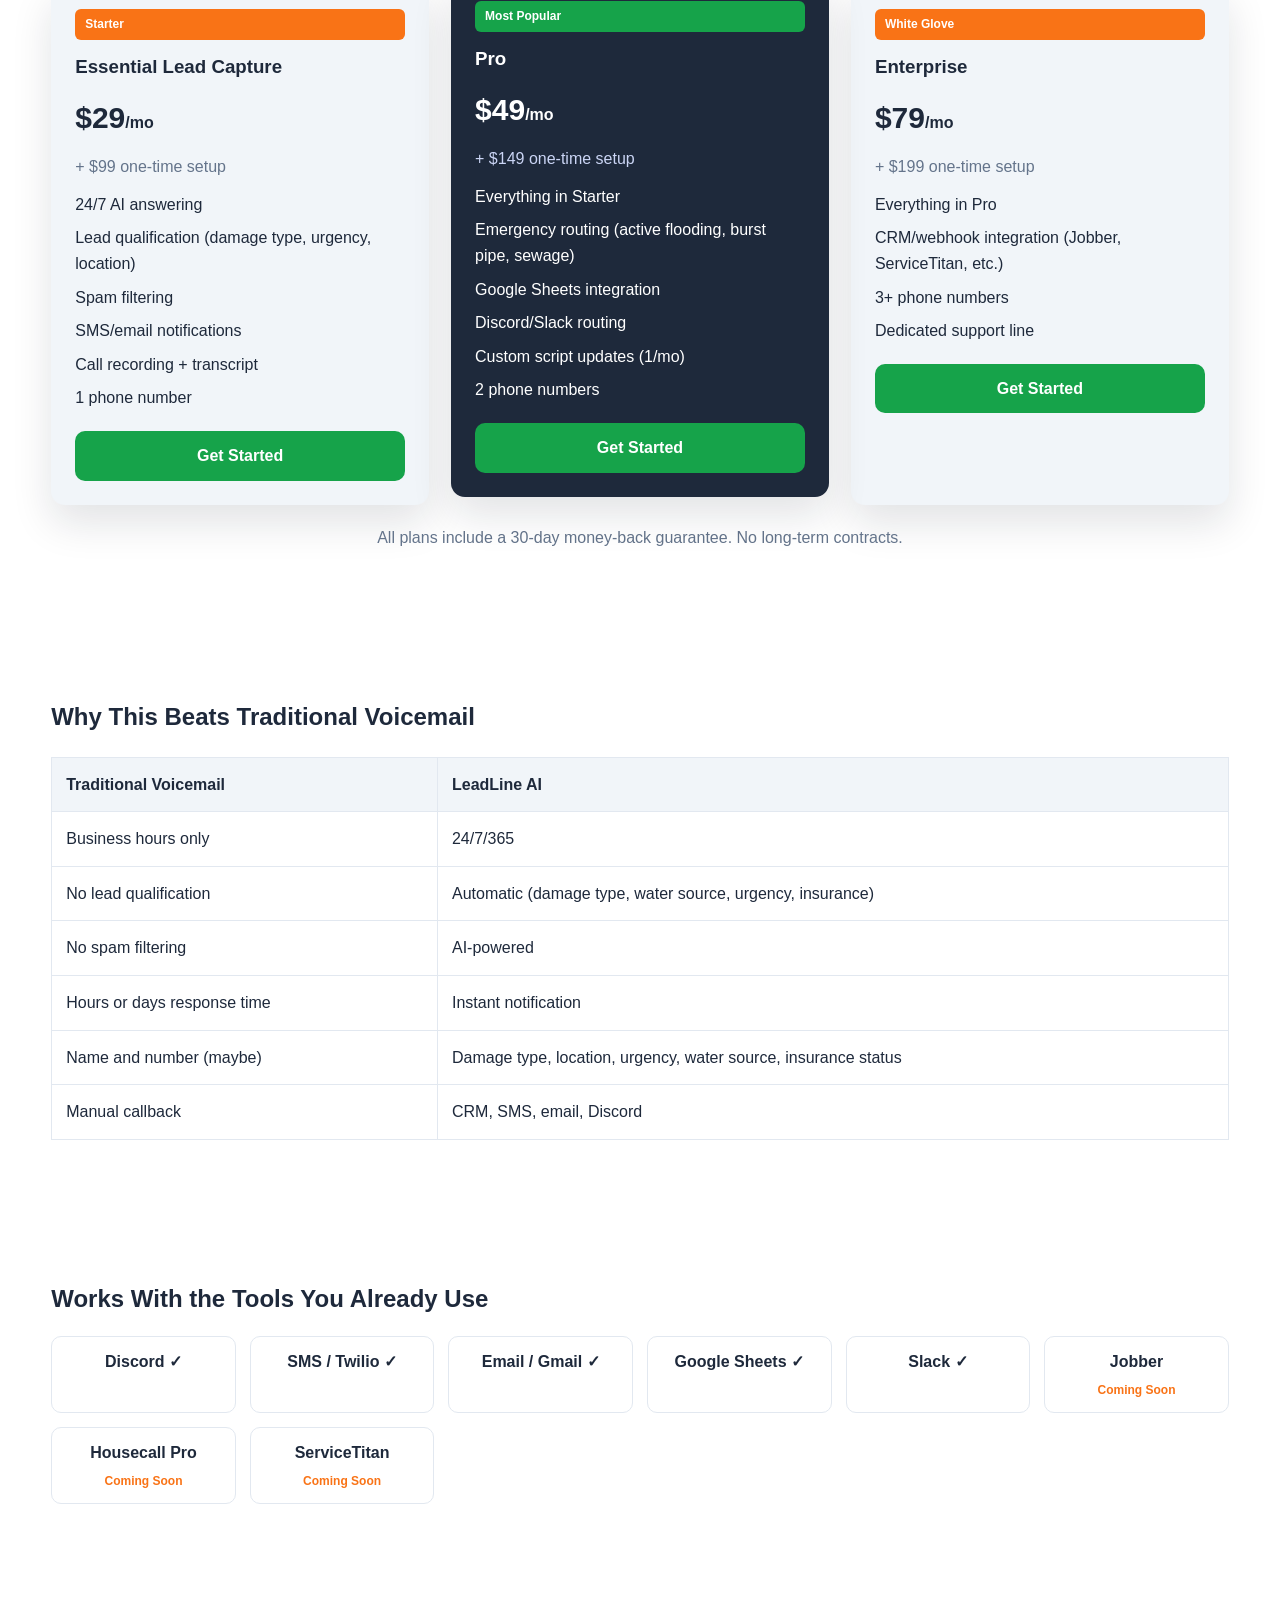
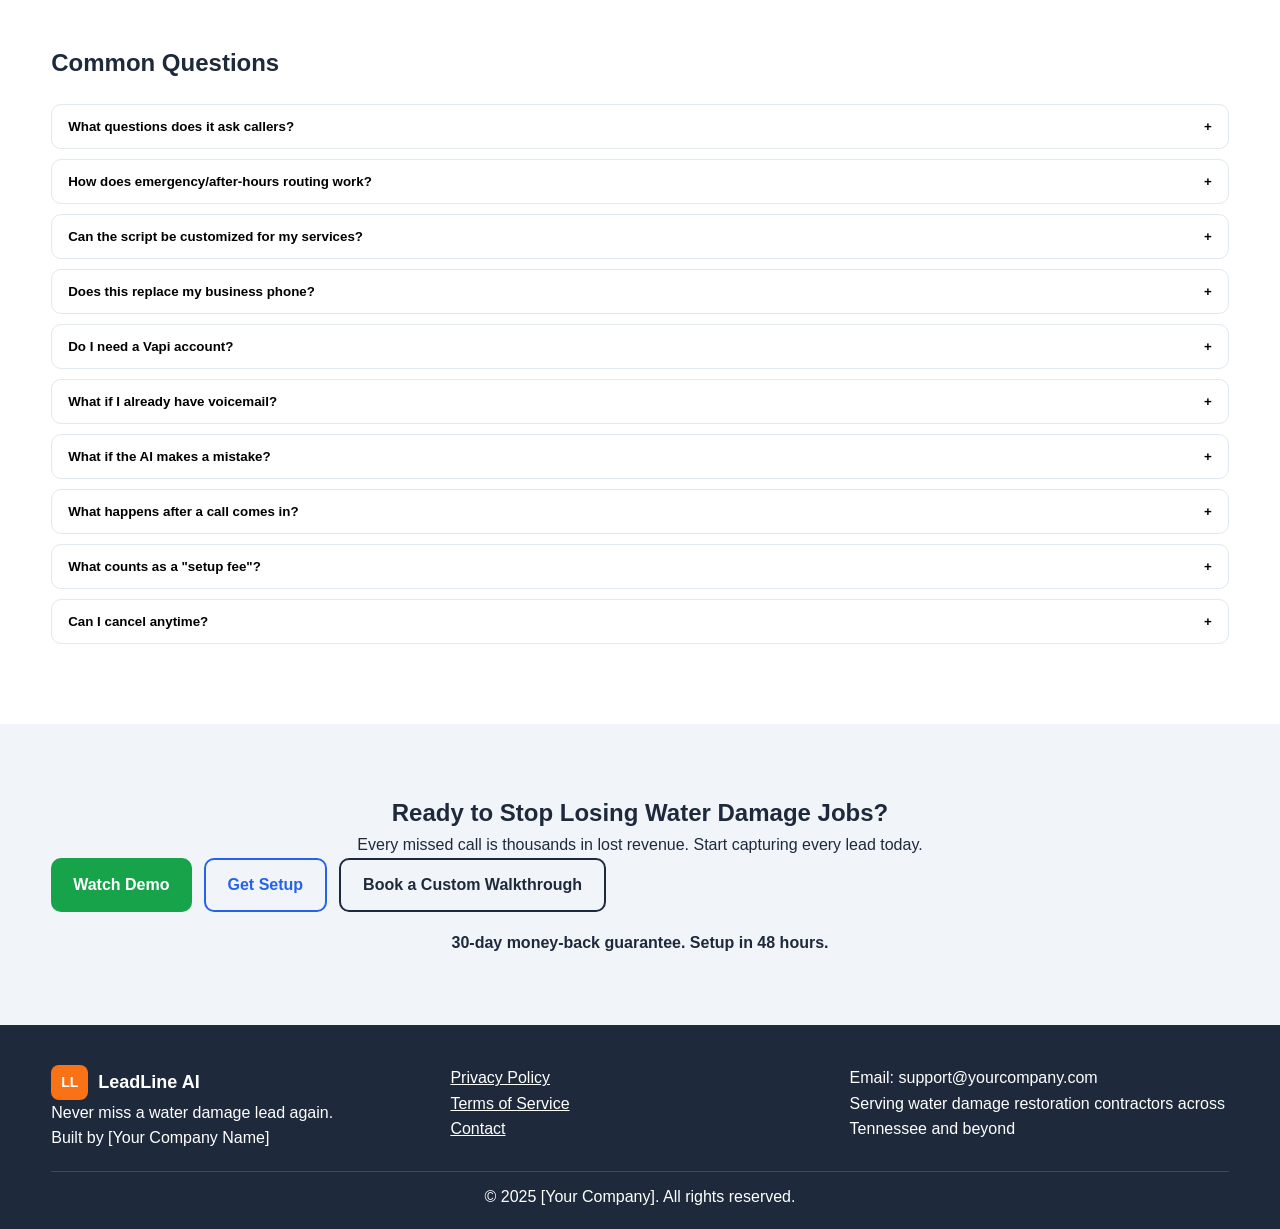
<file: water-damage-intake-landing/index.html>
<!DOCTYPE html>
<html lang="en">
<head>
  <meta charset="UTF-8" />
  <meta name="viewport" content="width=device-width, initial-scale=1" />
  <meta name="description" content="Water Damage Lead Intake System — AI answers missed calls 24/7, captures emergency job details, and delivers leads instantly for water damage restoration companies." />
  <!-- Open Graph / Social Media -->
  <meta property="og:type" content="website" />
  <meta property="og:title" content="Water Damage Lead Intake System | Never Miss Emergency Calls" />
  <meta property="og:description" content="Never miss a water damage lead—24/7 AI call answering, lead qualification, and instant delivery for restoration contractors." />
  <meta property="og:image" content="https://yourdomain.com/social-preview.png" />
  <meta property="og:url" content="https://yourdomain.com" />
  <meta name="twitter:card" content="summary_large_image" />
  <meta name="twitter:title" content="Water Damage Lead Intake System | Never Miss Emergency Calls" />
  <meta name="twitter:description" content="Never miss a water damage lead—24/7 AI call answering, lead qualification, and instant delivery for restoration contractors." />
  <meta name="twitter:image" content="https://yourdomain.com/social-preview.png" />
  <title>Water Damage Lead Intake System | Never Miss Emergency Calls</title>
  <link rel="icon" type="image/png" href="favicon.png" />
  <link rel="stylesheet" href="styles.css" />
</head>
<body>
  <a class="skip-link" href="#main">Skip to content</a>

  <header class="site-header" id="top">
    <nav class="nav" aria-label="Main">
      <div class="brand">
        <span class="brand-mark" aria-hidden="true">LL</span>
        <span class="brand-name">LeadLine AI</span>
      </div>
      <button class="nav-toggle" aria-expanded="false" aria-controls="nav-menu" aria-label="Open menu">
        <span></span><span></span><span></span>
      </button>
      <div class="nav-menu" id="nav-menu">
        <a href="#how-it-works">How It Works</a>
        <a href="#pricing">Pricing</a>
        <a href="#faq">FAQ</a>
        <a href="#get-started">Get Started</a>
        <a class="btn btn-primary" data-track="nav-cta" href="#pricing">Get Started</a>
      </div>
    </nav>
  </header>

  <main id="main">
    <section class="hero">
      <div class="container hero-grid">
        <div class="hero-copy">
          <p class="eyebrow">AI Phone Intake & Lead Generation</p>
          <h1>Stop Missing $10K+ Water Damage Jobs</h1>
          <p class="subhead">Answer every call instantly and capture emergency job details 24/7—so restoration companies never lose a high-value job to a competitor.</p>
          <div class="hero-cta">
            <a class="btn btn-primary" data-track="hero-demo" href="LOOM_VIDEO_URL" target="_blank" rel="noopener">Watch Demo</a>
            <a class="btn btn-secondary" data-track="hero-start" href="#pricing">Get Setup</a>
          </div>
          <div class="trust">
            <span>✓ 30-Day Money-Back Guarantee</span>
            <span>✓ Setup in 48 Hours</span>
            <span>✓ No Long-Term Contract</span>
          </div>
        </div>
        <div class="hero-card" aria-label="Summary card">
          <div class="hero-card-inner">
            <h2>Never miss a call again</h2>
            <ul>
              <li>Captures water damage leads 24/7</li>
              <li>Filters spam automatically</li>
              <li>Sends instant SMS/email</li>
            </ul>
            <a class="btn btn-outline" data-track="hero-walkthrough" href="CALENDLY_URL" target="_blank" rel="noopener">Book a Custom Walkthrough</a>
          </div>
        </div>
      </div>
    </section>

    <section class="social-proof">
      <div class="container">
        <p class="social-line">Trusted by water damage restoration contractors across Tennessee</p>
        <div class="metrics">
          <div>
            <strong>127</strong>
            <span>leads captured this month</span>
          </div>
          <div>
            <strong>94%</strong>
            <span>spam call filtering accuracy</span>
          </div>
          <div>
            <strong>2.3 min</strong>
            <span>average call handling time</span>
          </div>
        </div>
      </div>
    </section>

    <section class="pain">
      <div class="container">
        <h2>Every Missed Call is a Job Going to Your Competitor</h2>
        <div class="pain-grid">
          <article>
            <div class="icon" aria-hidden="true">📞</div>
            <h3>You&apos;re on a job site</h3>
            <p>Equipment running. Phone rings. Call goes to voicemail.</p>
          </article>
          <article>
            <div class="icon" aria-hidden="true">🏠</div>
            <h3>Homeowner calls 3 contractors</h3>
            <p>It&apos;s an emergency—they need someone now. You miss it after hours.</p>
          </article>
          <article>
            <div class="icon" aria-hidden="true">⚡</div>
            <h3>Competitor answers first</h3>
            <p>They book a $10,000+ job. You never even knew it happened.</p>
          </article>
        </div>
        <p class="subtext">One missed water damage call can cost $5,000–$15,000 in lost revenue. Most restoration contractors miss calls every single day.</p>
      </div>
    </section>

    <section class="how" id="how-it-works">
      <div class="container">
        <h2>How It Works</h2>
        <div class="steps">
          <div class="step">
            <div class="step-num">1</div>
            <h3>Customer Calls In</h3>
            <p>Takes 60 seconds to set up. We give you a forwarding number.</p>
          </div>
          <div class="step-arrow" aria-hidden="true">→</div>
          <div class="step">
            <div class="step-num">2</div>
            <h3>AI Answers Immediately</h3>
            <p>Asks: Type of damage? Standing water? Is this an emergency? Location? Filters spam.</p>
          </div>
          <div class="step-arrow" aria-hidden="true">→</div>
          <div class="step">
            <div class="step-num">3</div>
            <h3>Lead Delivered Instantly</h3>
            <p>Text, email, Discord, or your CRM. Includes recording + transcript.</p>
          </div>
        </div>
      </div>
    </section>

    <section class="features">
      <div class="container">
        <h2>Everything You Need to Never Miss a Water Damage Lead Again</h2>
        <div class="feature-grid">
          <div>✓ 24/7 AI Call Answering</div>
          <div>✓ Water Damage-Specific Qualification (flooding, pipe burst, sewage, storm damage)</div>
          <div>✓ Urgency Detection (standing water, active leak, mold concern)</div>
          <div>✓ Insurance Job Routing (coverage questions, adjuster timelines)</div>
          <div>✓ Emergency Routing (active flooding, sewage backup, burst pipe)</div>
          <div>✓ Smart Spam Filtering (blocks robocalls, solicitors)</div>
          <div>✓ Mitigation &amp; Restoration Estimate Requests</div>
          <div>✓ Mold &amp; Structural Concern Handling</div>
          <div>✓ Instant Notifications (SMS, email, Discord, Slack)</div>
          <div>✓ Call Recording + Transcript (every conversation saved)</div>
          <div>✓ Google Sheets Integration (leads auto-populate)</div>
          <div>✓ Custom Scripts (tailor questions to your services)</div>
        </div>
      </div>
    </section>

    <section class="video" id="get-started">
      <div class="container">
        <h2>See It In Action</h2>
        <div class="video-wrap">
          <!-- Uncomment and add your Loom video URL when ready -->
          <!-- <iframe
            title="LeadLine AI demo"
            src="LOOM_VIDEO_URL"
            allow="accelerometer; autoplay; clipboard-write; encrypted-media; gyroscope; picture-in-picture"
            allowfullscreen>
          </iframe> -->
          <p class="video-fallback">Demo video coming soon. Book a live walkthrough below.</p>
        </div>
        <a class="btn btn-primary" data-track="video-walkthrough" href="CALENDLY_URL" target="_blank" rel="noopener">Book a Custom Walkthrough</a>
      </div>
    </section>

    <section class="timeline">
      <div class="container">
        <h2>From Payment to First Lead in 48 Hours</h2>
        <div class="timeline-grid">
          <div class="timeline-step">
            <div class="icon" aria-hidden="true">💳</div>
            <h3>You Pay Setup Fee</h3>
            <p>Instant confirmation email.</p>
          </div>
          <div class="timeline-step">
            <div class="icon" aria-hidden="true">🎙️</div>
            <h3>We Build Your Assistant</h3>
            <p>Custom script for water damage mitigation &amp; restoration services. 24-48 hours.</p>
          </div>
          <div class="timeline-step">
            <div class="icon" aria-hidden="true">🔗</div>
            <h3>Connect Your Tools</h3>
            <p>SMS, email, CRM. Test calls. Go live.</p>
          </div>
          <div class="timeline-step">
            <div class="icon" aria-hidden="true">📲</div>
            <h3>First Lead Arrives</h3>
            <p>You&apos;re capturing every water damage and restoration inquiry.</p>
          </div>
        </div>
      </div>
    </section>

    <section class="pricing" id="pricing">
      <div class="container">
        <h2>Simple, Transparent Pricing</h2>
        <p class="calc" style="margin-bottom: 16px; font-weight: 600; color: var(--dark);">Pricing varies by call volume and integrations. Water damage restoration pricing shown below.</p>
        <p class="calc">Based on 50 incoming calls/month at ~2 min/call. Powered by Vapi (you own the account).</p>
        <div class="pricing-grid">
          <div class="card">
            <span class="badge">Starter</span>
            <h3>Essential Lead Capture</h3>
            <p class="price">$29<span>/mo</span></p>
            <p class="setup">+ $99 one-time setup</p>
            <ul>
              <li>24/7 AI answering</li>
              <li>Lead qualification (damage type, urgency, location)</li>
              <li>Spam filtering</li>
              <li>SMS/email notifications</li>
              <li>Call recording + transcript</li>
              <li>1 phone number</li>
            </ul>
            <a class="btn btn-primary" data-track="pricing-starter" href="STRIPE_PAYMENT_LINK_STARTER" target="_blank" rel="noopener">Get Started</a>
          </div>

          <div class="card card-highlight">
            <span class="badge badge-pop">Most Popular</span>
            <h3>Pro</h3>
            <p class="price">$49<span>/mo</span></p>
            <p class="setup">+ $149 one-time setup</p>
            <ul>
              <li>Everything in Starter</li>
              <li>Emergency routing (active flooding, burst pipe, sewage)</li>
              <li>Google Sheets integration</li>
              <li>Discord/Slack routing</li>
              <li>Custom script updates (1/mo)</li>
              <li>2 phone numbers</li>
            </ul>
            <a class="btn btn-primary" data-track="pricing-pro" href="STRIPE_PAYMENT_LINK_PRO" target="_blank" rel="noopener">Get Started</a>
          </div>

          <div class="card">
            <span class="badge">White Glove</span>
            <h3>Enterprise</h3>
            <p class="price">$79<span>/mo</span></p>
            <p class="setup">+ $199 one-time setup</p>
            <ul>
              <li>Everything in Pro</li>
              <li>CRM/webhook integration (Jobber, ServiceTitan, etc.)</li>
              <li>3+ phone numbers</li>
              <li>Dedicated support line</li>
            </ul>
            <a class="btn btn-primary" data-track="pricing-whiteglove" href="STRIPE_PAYMENT_LINK_WHITEGLOVE" target="_blank" rel="noopener">Get Started</a>
          </div>
        </div>
        <p class="calc" style="margin-top: 20px; text-align: center;">All plans include a 30-day money-back guarantee. No long-term contracts.</p>
      </div>
    </section>

    <section class="comparison">
      <div class="container">
        <h2>Why This Beats Traditional Voicemail</h2>
        <div class="table-wrap">
          <table>
            <thead>
              <tr>
                <th>Traditional Voicemail</th>
                <th>LeadLine AI</th>
              </tr>
            </thead>
            <tbody>
              <tr>
                <td>Business hours only</td>
                <td>24/7/365</td>
              </tr>
              <tr>
                <td>No lead qualification</td>
                <td>Automatic (damage type, water source, urgency, insurance)</td>
              </tr>
              <tr>
                <td>No spam filtering</td>
                <td>AI-powered</td>
              </tr>
              <tr>
                <td>Hours or days response time</td>
                <td>Instant notification</td>
              </tr>
              <tr>
                <td>Name and number (maybe)</td>
                <td>Damage type, location, urgency, water source, insurance status</td>
              </tr>
              <tr>
                <td>Manual callback</td>
                <td>CRM, SMS, email, Discord</td>
              </tr>
            </tbody>
          </table>
        </div>
      </div>
    </section>

    <section class="integrations">
      <div class="container">
        <h2>Works With the Tools You Already Use</h2>
        <div class="icon-grid">
          <div class="tool">Discord ✓</div>
          <div class="tool">SMS / Twilio ✓</div>
          <div class="tool">Email / Gmail ✓</div>
          <div class="tool">Google Sheets ✓</div>
          <div class="tool">Slack ✓</div>
          <div class="tool soon">Jobber <span>Coming Soon</span></div>
          <div class="tool soon">Housecall Pro <span>Coming Soon</span></div>
          <div class="tool soon">ServiceTitan <span>Coming Soon</span></div>
        </div>
      </div>
    </section>

    <section class="faq" id="faq">
      <div class="container">
        <h2>Common Questions</h2>
        <div class="faq-list">
          <button class="faq-item" aria-expanded="false">
            <span>What questions does it ask callers?</span>
            <span class="chev" aria-hidden="true">+</span>
          </button>
          <div class="faq-panel">
            <p>The AI asks water damage-specific questions like: "Are you calling about flooding, a burst pipe, or a sewage backup?" "Is there standing water in the home right now?" "Is this an emergency or can it wait?" "Do you have homeowner&apos;s insurance?" "What&apos;s your address?" It also captures the caller&apos;s name, phone number, and any other concerns (mold, structural damage, etc.).</p>
          </div>

          <button class="faq-item" aria-expanded="false">
            <span>How does emergency/after-hours routing work?</span>
            <span class="chev" aria-hidden="true">+</span>
          </button>
          <div class="faq-panel">
            <p>If a caller mentions "flooding," "standing water," "burst pipe," or "emergency," the AI can immediately send you an urgent SMS or route the call to your emergency line. Included in Pro and White Glove tiers. You set the criteria.</p>
          </div>

          <button class="faq-item" aria-expanded="false">
            <span>Can the script be customized for my services?</span>
            <span class="chev" aria-hidden="true">+</span>
          </button>
          <div class="faq-panel">
            <p>Yes. We build a custom script for your specific services—water mitigation, structural drying, mold remediation, sewage cleanup, and more. Script updates are included on Pro and White Glove plans.</p>
          </div>

          <button class="faq-item" aria-expanded="false">
            <span>Does this replace my business phone?</span>
            <span class="chev" aria-hidden="true">+</span>
          </button>
          <div class="faq-panel">
            <p>No. It only answers when you can&apos;t. If you pick up, the AI never touches the call. Think of it as a safety net that captures every missed call—including after-hours emergencies.</p>
          </div>

          <button class="faq-item" aria-expanded="false">
            <span>Do I need a Vapi account?</span>
            <span class="chev" aria-hidden="true">+</span>
          </button>
          <div class="faq-panel">
            <p>Yes. Vapi provides the voice AI layer. We set it up for you, and you own the account. This keeps your costs transparent and gives you full control.</p>
          </div>

          <button class="faq-item" aria-expanded="false">
            <span>What if I already have voicemail?</span>
            <span class="chev" aria-hidden="true">+</span>
          </button>
          <div class="faq-panel">
            <p>You don&apos;t need to cancel anything. Just forward your missed calls to the number we provide. Your voicemail can stay as a backup.</p>
          </div>

          <button class="faq-item" aria-expanded="false">
            <span>What if the AI makes a mistake?</span>
            <span class="chev" aria-hidden="true">+</span>
          </button>
          <div class="faq-panel">
            <p>Every call is recorded and transcribed. If something&apos;s wrong, we fix the script same-day. Plus, you have 30 days to request a full refund if it&apos;s not working.</p>
          </div>

          <button class="faq-item" aria-expanded="false">
            <span>What happens after a call comes in?</span>
            <span class="chev" aria-hidden="true">+</span>
          </button>
          <div class="faq-panel">
            <p>The lead is sent to you instantly—via text, email, Discord, Slack, or directly into your CRM. You get the caller&apos;s name, number, damage type, urgency level, and a full call recording with transcript. No manual follow-up needed.</p>
          </div>

          <button class="faq-item" aria-expanded="false">
            <span>What counts as a "setup fee"?</span>
            <span class="chev" aria-hidden="true">+</span>
          </button>
          <div class="faq-panel">
            <p>We build your custom AI assistant: record prompts, configure your water damage service types, configure questions (type of damage, source of water, affected areas, insurance status, etc.), set up integrations, test everything, and train you on how to use it.</p>
          </div>

          <button class="faq-item" aria-expanded="false">
            <span>Can I cancel anytime?</span>
            <span class="chev" aria-hidden="true">+</span>
          </button>
          <div class="faq-panel">
            <p>Yes. No long-term contracts. Cancel anytime with 30 days&apos; notice. Setup fee is non-refundable after we deliver your configured system (but you get 30 days to request a refund if it doesn&apos;t work).</p>
          </div>
        </div>
      </div>
    </section>

    <section class="final-cta">
      <div class="container">
        <h2>Ready to Stop Losing Water Damage Jobs?</h2>
        <p>Every missed call is thousands in lost revenue. Start capturing every lead today.</p>
        <div class="hero-cta">
          <a class="btn btn-primary" data-track="final-demo" href="LOOM_VIDEO_URL" target="_blank" rel="noopener">Watch Demo</a>
          <a class="btn btn-secondary" data-track="final-start" href="#pricing">Get Setup</a>
          <a class="btn btn-outline" data-track="final-walkthrough" href="CALENDLY_URL" target="_blank" rel="noopener">Book a Custom Walkthrough</a>
        </div>
        <p class="trust-line">30-day money-back guarantee. Setup in 48 hours.</p>
      </div>
    </section>
  </main>

  <footer class="footer">
    <div class="container footer-grid">
      <div>
        <div class="brand">
          <span class="brand-mark" aria-hidden="true">LL</span>
          <span class="brand-name">LeadLine AI</span>
        </div>
        <p>Never miss a water damage lead again.</p>
        <p>Built by [Your Company Name]</p>
      </div>
      <div>
        <p><a href="PRIVACY_POLICY_URL">Privacy Policy</a></p>
        <p><a href="TERMS_OF_SERVICE_URL">Terms of Service</a></p>
        <p><a href="CONTACT_URL">Contact</a></p>
      </div>
      <div>
        <p>Email: support@yourcompany.com</p>
        <p>Serving water damage restoration contractors across Tennessee and beyond</p>
      </div>
    </div>
    <div class="container footer-bottom">
      <p>© 2025 [Your Company]. All rights reserved.</p>
    </div>
  </footer>

  <!-- Back-to-top link is revealed via script.js on scroll -->
  <a href="#top" class="back-to-top" aria-label="Back to top">↑</a>
  <script src="script.js"></script>
</body>
</html>
</file>
<file: water-damage-intake-landing/styles.css>
:root {
  --primary: #2563eb;
  --secondary: #16a34a;
  --accent: #f97316;
  --dark: #1e293b;
  --medium: #64748b;
  --light: #f1f5f9;
  --white: #ffffff;
  --shadow: 0 18px 40px rgba(15, 23, 42, 0.12);
}

* {
  box-sizing: border-box;
  margin: 0;
  padding: 0;
}

body {
  font-family: "Segoe UI", Roboto, sans-serif;
  color: var(--dark);
  background: var(--white);
  line-height: 1.6;
}

a {
  color: inherit;
  text-decoration: none;
}

img, iframe {
  max-width: 100%;
  display: block;
}

.skip-link {
  position: absolute;
  left: -999px;
  top: 10px;
  background: var(--dark);
  color: var(--white);
  padding: 8px 12px;
  z-index: 1000;
}

.skip-link:focus {
  left: 10px;
}

.container {
  width: min(1200px, 92%);
  margin: 0 auto;
}

.site-header {
  position: sticky;
  top: 0;
  z-index: 999;
  background: rgba(255, 255, 255, 0.92);
  backdrop-filter: blur(10px);
  border-bottom: 1px solid #e2e8f0;
}

.nav {
  display: flex;
  align-items: center;
  justify-content: space-between;
  padding: 16px 0;
}

.brand {
  display: flex;
  align-items: center;
  gap: 10px;
  font-weight: 700;
}

.brand-mark {
  background: var(--accent);
  color: var(--white);
  padding: 6px 10px;
  border-radius: 8px;
  font-size: 14px;
}

.brand-name {
  font-size: 18px;
}

.nav-menu {
  display: flex;
  align-items: center;
  gap: 20px;
}

.nav-menu a {
  font-weight: 600;
  color: var(--dark);
}

.nav-toggle {
  display: none;
  background: none;
  border: none;
  cursor: pointer;
}

.nav-toggle span {
  display: block;
  width: 24px;
  height: 2px;
  background: var(--dark);
  margin: 5px 0;
}

.hero {
  background: linear-gradient(135deg, #e0ecff, #ffffff 55%, #fff3e9);
  padding: 80px 0;
}

.hero-grid {
  display: grid;
  grid-template-columns: repeat(auto-fit, minmax(280px, 1fr));
  gap: 40px;
  align-items: center;
}

.eyebrow {
  text-transform: uppercase;
  letter-spacing: 0.12em;
  font-weight: 700;
  color: var(--accent);
  margin-bottom: 12px;
}

.hero h1 {
  font-size: clamp(32px, 4vw, 52px);
  line-height: 1.1;
  margin-bottom: 16px;
}

.subhead {
  font-size: 18px;
  color: var(--medium);
  margin-bottom: 24px;
}

.hero-cta {
  display: flex;
  flex-wrap: wrap;
  gap: 12px;
  margin-bottom: 18px;
}

.btn {
  display: inline-flex;
  align-items: center;
  justify-content: center;
  min-height: 48px;
  padding: 12px 22px;
  border-radius: 10px;
  font-weight: 700;
  transition: transform 0.2s ease, box-shadow 0.2s ease;
}

.btn:hover {
  transform: translateY(-2px);
  box-shadow: var(--shadow);
}

.btn-primary {
  background: var(--secondary);
  color: var(--white);
}

.btn-secondary {
  border: 2px solid var(--primary);
  color: var(--primary);
  background: transparent;
}

.btn-outline {
  border: 2px solid var(--dark);
  color: var(--dark);
  background: transparent;
}

.trust {
  display: flex;
  flex-wrap: wrap;
  gap: 14px;
  color: var(--dark);
  font-weight: 600;
}

.hero-card {
  background: var(--white);
  border-radius: 16px;
  box-shadow: var(--shadow);
  padding: 24px;
}

.hero-card-inner h2 {
  margin-bottom: 12px;
}

.hero-card-inner ul {
  list-style: none;
  margin: 12px 0 20px;
}

.hero-card-inner li {
  padding-left: 18px;
  position: relative;
  margin-bottom: 10px;
}

.hero-card-inner li::before {
  content: "✓";
  position: absolute;
  left: 0;
  color: var(--secondary);
}

.social-proof {
  background: var(--dark);
  color: var(--white);
  padding: 32px 0;
}

.social-line {
  text-align: center;
  margin-bottom: 18px;
  font-weight: 600;
}

.metrics {
  display: grid;
  grid-template-columns: repeat(auto-fit, minmax(180px, 1fr));
  gap: 16px;
  text-align: center;
}

.metrics strong {
  font-size: 28px;
}

.pain, .features, .comparison, .integrations, .faq {
  background: var(--white);
  padding: 70px 0;
}

.pain-grid {
  display: grid;
  grid-template-columns: repeat(auto-fit, minmax(220px, 1fr));
  gap: 22px;
  margin: 28px 0;
}

.pain .icon, .timeline .icon {
  font-size: 28px;
}

.subtext {
  color: var(--medium);
  font-weight: 600;
}

.how, .timeline, .final-cta {
  background: var(--light);
  padding: 70px 0;
}

.steps {
  display: grid;
  grid-template-columns: repeat(auto-fit, minmax(220px, 1fr));
  gap: 20px;
  align-items: center;
  margin-top: 30px;
}

.step {
  background: var(--white);
  padding: 22px;
  border-radius: 12px;
  box-shadow: var(--shadow);
}

.step-num {
  width: 44px;
  height: 44px;
  border-radius: 50%;
  background: var(--primary);
  color: var(--white);
  font-weight: 700;
  display: grid;
  place-items: center;
  margin-bottom: 12px;
}

.step-arrow {
  font-size: 28px;
  text-align: center;
  color: var(--accent);
}

.feature-grid {
  display: grid;
  grid-template-columns: repeat(auto-fit, minmax(240px, 1fr));
  gap: 16px;
  margin-top: 22px;
  color: var(--dark);
  font-weight: 600;
}

.video {
  padding: 70px 0;
}

.video-wrap {
  margin: 20px 0 18px;
  border-radius: 16px;
  overflow: hidden;
  background: var(--light);
  box-shadow: var(--shadow);
}

.video-wrap iframe {
  width: 100%;
  height: 360px;
  border: 0;
}

.video-fallback {
  padding: 40px 18px;
  color: var(--medium);
  text-align: center;
  font-size: 18px;
  font-weight: 600;
}

.timeline-grid {
  display: grid;
  grid-template-columns: repeat(auto-fit, minmax(220px, 1fr));
  gap: 18px;
  margin-top: 22px;
}

.timeline-step {
  background: var(--white);
  padding: 20px;
  border-radius: 12px;
  box-shadow: var(--shadow);
}

.pricing {
  background: var(--white);
  padding: 70px 0;
}

.calc {
  color: var(--medium);
  margin-bottom: 8px;
}

.pricing-grid {
  display: grid;
  grid-template-columns: repeat(auto-fit, minmax(260px, 1fr));
  gap: 22px;
  margin-top: 24px;
}

.card {
  background: var(--light);
  border-radius: 14px;
  padding: 24px;
  display: flex;
  flex-direction: column;
  gap: 12px;
  box-shadow: var(--shadow);
  transition: transform 0.2s ease, box-shadow 0.2s ease;
}

.card:hover {
  transform: translateY(-4px);
  box-shadow: 0 20px 50px rgba(15, 23, 42, 0.18);
}

.card-highlight {
  background: var(--dark);
  color: var(--white);
  transform: translateY(-8px);
}

.card ul {
  list-style: none;
}

.card ul li {
  margin-bottom: 8px;
}

.badge {
  background: var(--accent);
  color: var(--white);
  padding: 6px 10px;
  display: inline-block;
  border-radius: 6px;
  font-size: 12px;
  font-weight: 700;
}

.badge-pop {
  background: var(--secondary);
}

.price {
  font-size: 30px;
  font-weight: 700;
}

.price span {
  font-size: 16px;
  color: inherit;
}

.setup {
  color: var(--medium);
}

.card-highlight .setup {
  color: #cbd5f5;
}

.comparison table {
  width: 100%;
  border-collapse: collapse;
  margin-top: 20px;
}

.comparison th, .comparison td {
  border: 1px solid #e2e8f0;
  padding: 14px;
  text-align: left;
}

.comparison th {
  background: var(--light);
}

.icon-grid {
  display: grid;
  grid-template-columns: repeat(auto-fit, minmax(160px, 1fr));
  gap: 14px;
  margin-top: 18px;
}

.tool {
  border: 1px solid #e2e8f0;
  padding: 12px;
  border-radius: 10px;
  text-align: center;
  font-weight: 600;
}

.tool.soon span {
  display: block;
  margin-top: 6px;
  font-size: 12px;
  color: var(--accent);
}

.faq-list {
  margin-top: 22px;
}

.faq-item {
  width: 100%;
  border: 1px solid #e2e8f0;
  background: var(--white);
  padding: 14px 16px;
  border-radius: 10px;
  text-align: left;
  display: flex;
  justify-content: space-between;
  align-items: center;
  font-weight: 700;
  margin-bottom: 10px;
}

.faq-panel {
  display: none;
  padding: 0 12px 16px;
  color: var(--medium);
}

.faq-item[aria-expanded="true"] + .faq-panel {
  display: block;
}

.final-cta {
  text-align: center;
}

.trust-line {
  margin-top: 16px;
  font-weight: 600;
}

.footer {
  background: var(--dark);
  color: var(--white);
  padding: 40px 0 20px;
}

.footer-grid {
  display: grid;
  grid-template-columns: repeat(auto-fit, minmax(220px, 1fr));
  gap: 20px;
}

.footer a {
  color: var(--white);
  text-decoration: underline;
}

.footer-bottom {
  border-top: 1px solid rgba(255, 255, 255, 0.15);
  margin-top: 20px;
  padding-top: 12px;
  text-align: center;
}

/* Back-to-top button */
.back-to-top {
  position: fixed;
  bottom: 20px;
  right: 20px;
  width: 50px;
  height: 50px;
  background: var(--primary);
  color: var(--white);
  border-radius: 50%;
  display: grid;
  place-items: center;
  font-size: 24px;
  box-shadow: var(--shadow);
  opacity: 0;
  pointer-events: none;
  transition: opacity 0.3s, transform 0.2s ease;
  text-decoration: none;
}

.back-to-top.visible {
  opacity: 1;
  pointer-events: auto;
}

.back-to-top:hover {
  transform: scale(1.1);
}

@media (max-width: 768px) {
  .nav-menu {
    position: absolute;
    top: 64px;
    right: 4%;
    background: var(--white);
    border: 1px solid #e2e8f0;
    border-radius: 10px;
    padding: 16px;
    flex-direction: column;
    align-items: flex-start;
    gap: 12px;
    box-shadow: var(--shadow);
    display: none;
  }

  .nav-menu.open {
    display: flex;
  }

  .nav-toggle {
    display: block;
  }

  .step-arrow {
    display: none;
  }

  .video-wrap iframe {
    height: 220px;
  }
}
</file>
